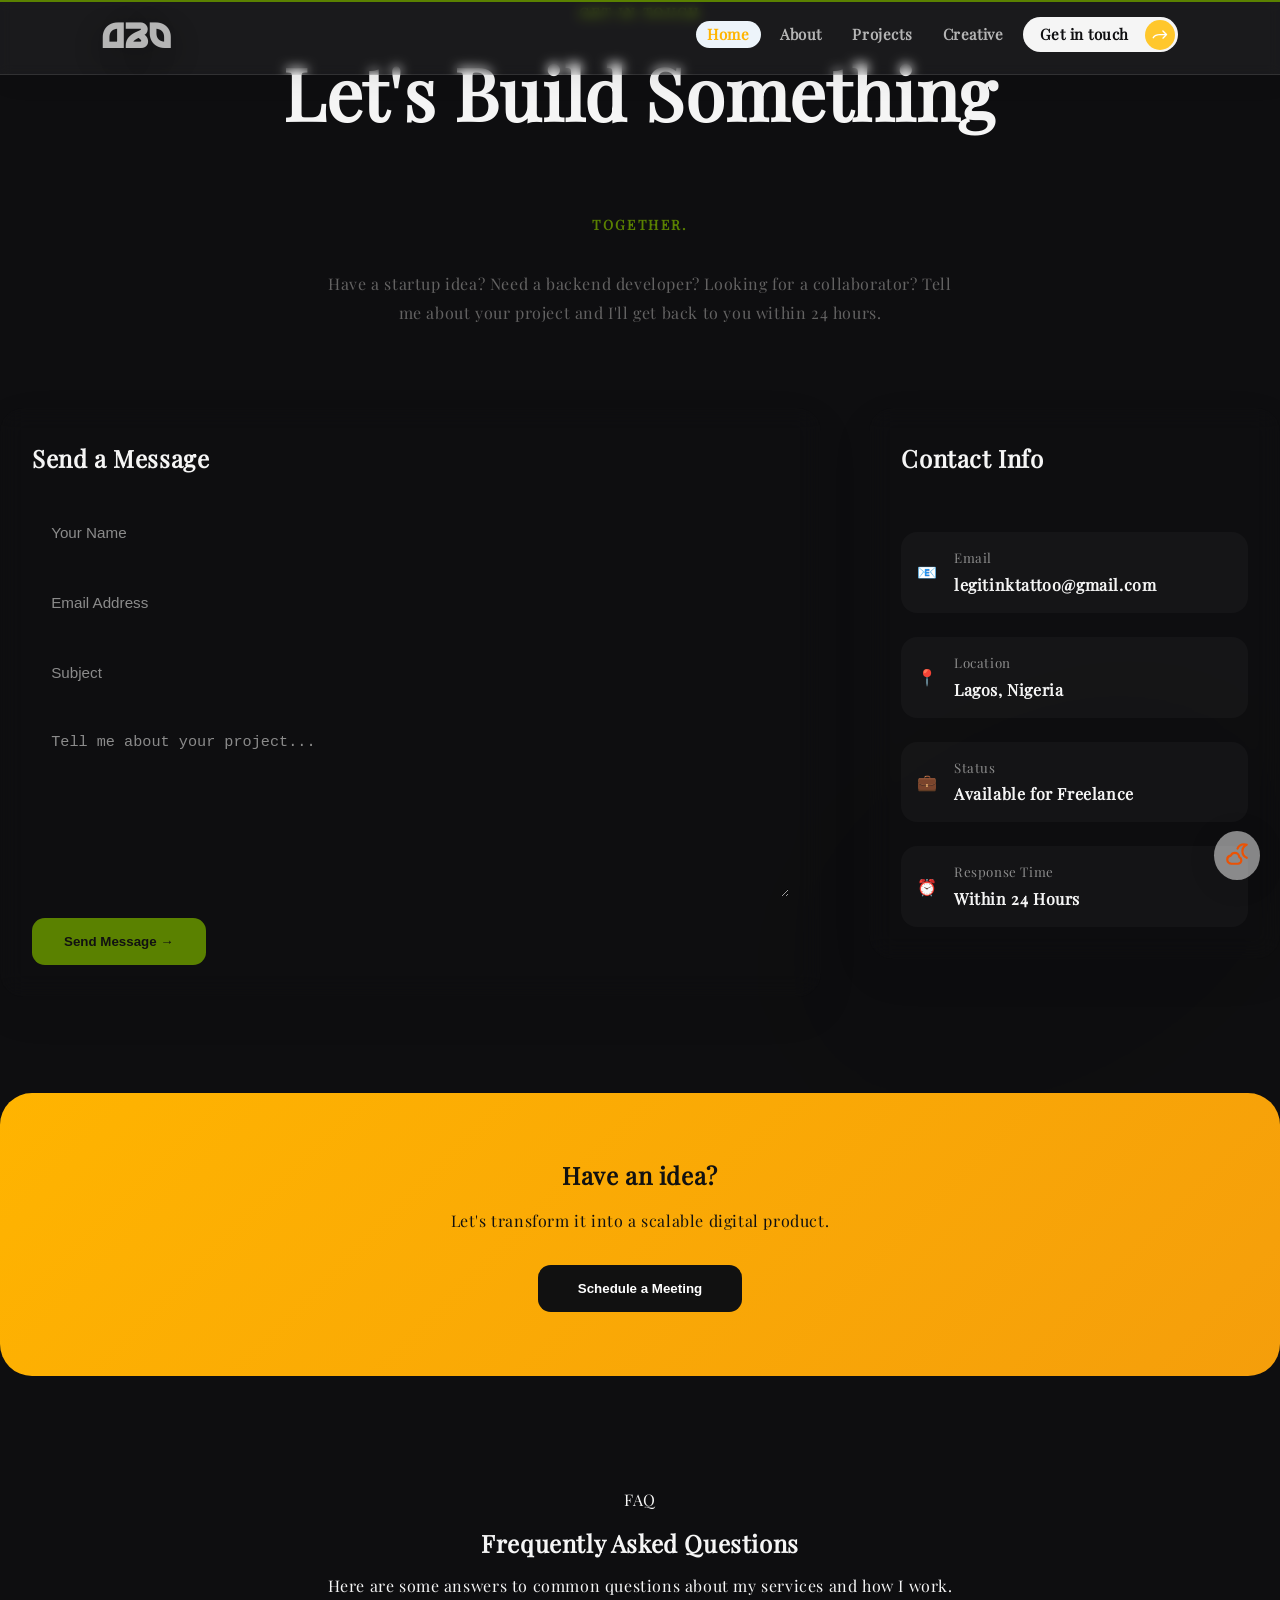
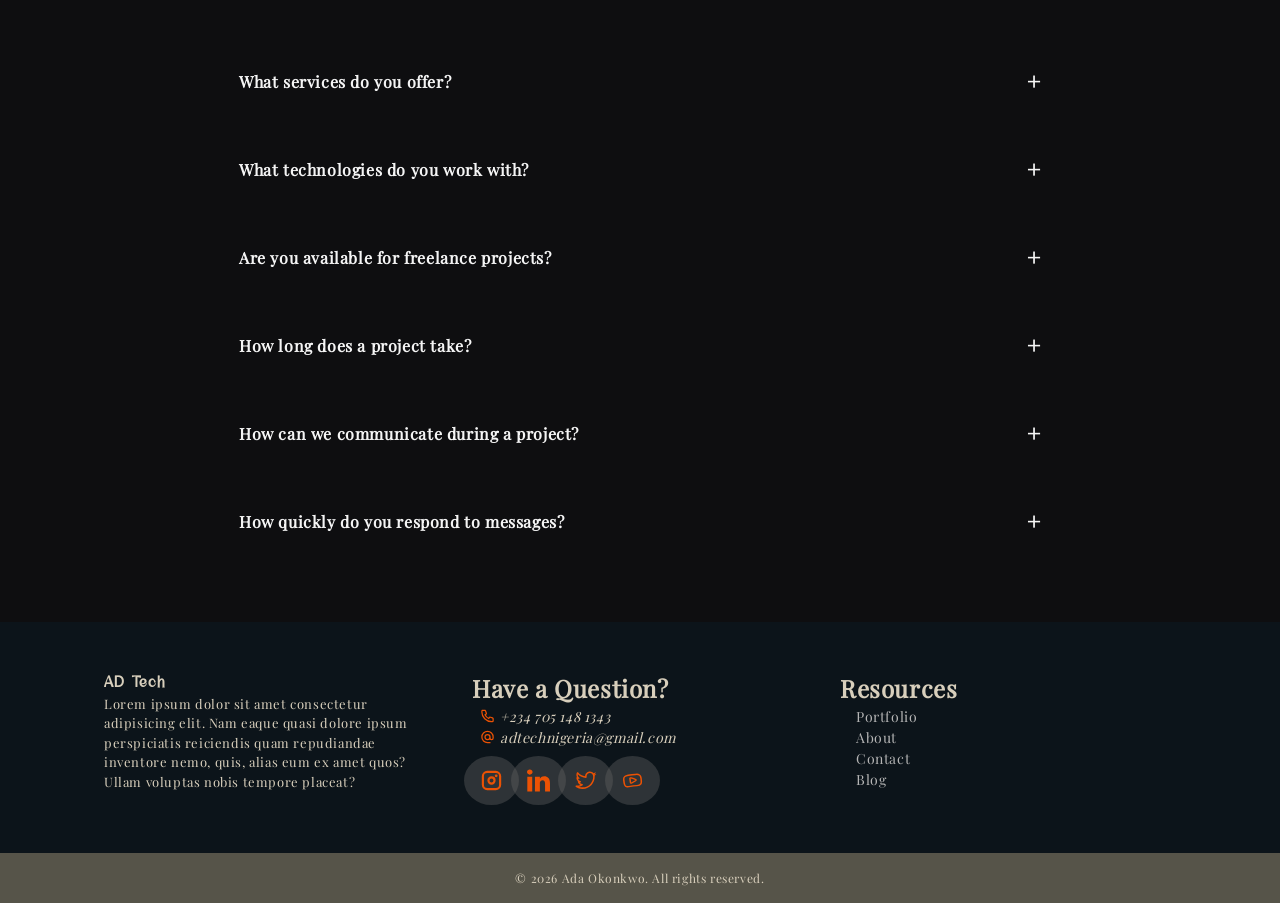
<file: contact.html>
<!DOCTYPE html>
<html lang="en">
<head>
    <meta charset="UTF-8">
    <meta name="viewport" content="width=device-width, initial-scale=1.0">
    <!-- CSS style -->
    <link rel="stylesheet" href="./styles/style.css">
    <link rel="stylesheet" href="./styles/contact.css">
    <title>Contact</title>
</head>
<body>
    <div class="layer-blur"></div>
    <!-- Navigation section -->
    <div class="display-mode">
    <button id="toggle-theme" title="Toggle theme">
        <svg id="moon" width="26px" height="26px" viewBox="0 0 24 24" fill="none" xmlns="http://www.w3.org/2000/svg"><g id="SVGRepo_bgCarrier" stroke-width="0"></g><g id="SVGRepo_tracerCarrier" stroke-linecap="round" stroke-linejoin="round"></g><g id="SVGRepo_iconCarrier"> <path d="M21 15.5018C18.651 14.5223 17 12.2039 17 9.5C17 6.79774 18.6534 4.48062 21 3.5C20.2304 3.17906 19.3859 3 18.5 3C15.7977 3 13.4806 4.64899 12.5 6.9956M6.9 21C4.74609 21 3 19.2889 3 17.1781C3 15.4286 4.3 13.8125 6.25 13.5C6.86168 12.0617 8.30934 11 9.9978 11C12.1607 11 13.9285 12.6589 14.05 14.75C15.1978 15.2463 16 16.4645 16 17.7835C16 19.5599 14.5449 21 12.75 21L6.9 21Z" stroke="#EB5204" stroke-width="2" stroke-linecap="round" stroke-linejoin="round"></path> </g></svg>

        <svg id="sun" style="display: none;" width="26px" height="26px" viewBox="0 0 24 24" fill="none" xmlns="http://www.w3.org/2000/svg"><g id="SVGRepo_bgCarrier" stroke-width="0"></g><g id="SVGRepo_tracerCarrier" stroke-linecap="round" stroke-linejoin="round"></g><g id="SVGRepo_iconCarrier"> <path d="M12 3V4M12 20V21M4 12H3M6.31412 6.31412L5.5 5.5M17.6859 6.31412L18.5 5.5M6.31412 17.69L5.5 18.5001M17.6859 17.69L18.5 18.5001M21 12H20M16 12C16 14.2091 14.2091 16 12 16C9.79086 16 8 14.2091 8 12C8 9.79086 9.79086 8 12 8C14.2091 8 16 9.79086 16 12Z" stroke="#EB5204" stroke-width="2" stroke-linecap="round" stroke-linejoin="round"></path> </g></svg>
    </button>
    </div>
    
    <header>
        <a href="index.html" class="logo">
            ABO
        </a>

        <div class="header-actions">

             <a href="contact.html" class="contact-mobile">
                Get in touch
                <span>
                    <svg xmlns="http://www.w3.org/2000/svg" xmlns:xlink="http://www.w3.org/1999/xlink" aria-hidden="true" role="img" width="18" height="18" viewBox="0 0 20 20" style="color: rgb(255, 255, 255); opacity: 1; transform: rotate(270deg);"><path fill="currentColor" d="M6.614 3.143a.75.75 0 1 1 .772-1.286c1.347.808 2.34 1.785 2.98 3.135c.63 1.33.884 2.955.884 5.008v5.44l2.72-2.72a.75.75 0 1 1 1.06 1.06l-4 4a.75.75 0 0 1-1.06 0l-4-4a.75.75 0 0 1 1.06-1.06l2.72 2.72V10c0-1.947-.245-3.321-.74-4.366c-.486-1.026-1.243-1.799-2.396-2.49"></path></svg>
                </span>
            </a>

            <button class="menu-toggle" aria-label="Open Menu">
                <svg xmlns="http://www.w3.org/2000/svg" xmlns:xlink="http://www.w3.org/1999/xlink" aria-hidden="true" role="img" width="64" height="64" viewBox="0 0 56 56" style="color: rgb(74, 85, 101); opacity: 1; transform: rotate(0deg);"><path fill="currentColor" fill-rule="evenodd" d="M10 36a3 3 0 1 1 0 6a3 3 0 0 1 0-6m35.998 1c1.106 0 2.002.888 2.002 2c0 1.105-.89 2-2.002 2H18.002A1.996 1.996 0 0 1 16 39c0-1.105.89-2 2.002-2zM10 26a3 3 0 1 1 0 6a3 3 0 0 1 0-6m35.998 1c1.106 0 2.002.888 2.002 2c0 1.105-.89 2-2.002 2H18.002A1.996 1.996 0 0 1 16 29c0-1.105.89-2 2.002-2zM10 16a3 3 0 1 1 0 6a3 3 0 0 1 0-6m35.998 1c1.106 0 2.002.888 2.002 2c0 1.105-.89 2-2.002 2H18.002A1.996 1.996 0 0 1 16 19c0-1.105.89-2 2.002-2z"></path></svg>
            </button>
        </div>

        <nav>
            <a href="index.html"  class="active">Home</a>
            <a href="about.html">About</a>
            <a href="projects.html">Projects</a>
            <a href="#creative">
                Creative <!--(All my write-ups - poems, stories/drawings/handmade craft)-->
            </a>
            <a href="contact.html" class="contact">
                Get in touch
                <span>
                    <svg xmlns="http://www.w3.org/2000/svg" xmlns:xlink="http://www.w3.org/1999/xlink" aria-hidden="true" role="img" width="18" height="18" viewBox="0 0 20 20" style="color: rgb(255, 255, 255); opacity: 1; transform: rotate(270deg);"><path fill="currentColor" d="M6.614 3.143a.75.75 0 1 1 .772-1.286c1.347.808 2.34 1.785 2.98 3.135c.63 1.33.884 2.955.884 5.008v5.44l2.72-2.72a.75.75 0 1 1 1.06 1.06l-4 4a.75.75 0 0 1-1.06 0l-4-4a.75.75 0 0 1 1.06-1.06l2.72 2.72V10c0-1.947-.245-3.321-.74-4.366c-.486-1.026-1.243-1.799-2.396-2.49"></path></svg>
                </span>
            </a>
        </nav>
    </header>

    <main>
        <section class="contact-hero">
            <span>GET IN TOUCH</span>

            <h1>
                Let's Build Something
                <span>Together.</span>
            </h1>

            <p>
                Have a startup idea? Need a backend developer? Looking for a collaborator?
                Tell me about your project and I'll get back to you within 24 hours.
            </p>
        </section>

        <section class="contact-wrapper">

            <div class="contact-form">

                <h2>Send a Message</h2>

                <form>

                    <div class="input-group">
                        <input
                            type="text"
                            placeholder="Your Name"
                        >
                    </div>

                    <div class="input-group">
                        <input
                            type="email"
                            placeholder="Email Address"
                        >
                    </div>

                    <div class="input-group">
                        <input
                            type="text"
                            placeholder="Subject"
                        >
                    </div>

                    <div class="input-group">
                        <textarea
                            rows="6"
                            placeholder="Tell me about your project..."
                        ></textarea>
                    </div>

                    <button>
                        Send Message →
                    </button>

                </form>

            </div>

            <aside class="contact-info">

                <h2>Contact Info</h2>

                <div class="info-card">

                    📧

                    <div>
                        <small>Email</small>
                        <p>legitinktattoo@gmail.com</p>
                    </div>

                </div>

                <div class="info-card">

                    📍

                    <div>
                        <small>Location</small>
                        <p>Lagos, Nigeria</p>
                    </div>

                </div>

                <div class="info-card">

                    💼

                    <div>
                        <small>Status</small>
                        <p>Available for Freelance</p>
                    </div>

                </div>

                <div class="info-card">

                    ⏰

                    <div>
                        <small>Response Time</small>
                        <p>Within 24 Hours</p>
                    </div>

                </div>

            </aside>

        </section>

        <section class="contact-cta">

            <h2>
                Have an idea?
            </h2>

            <p>
                Let's transform it into a scalable digital product.
            </p>

            <button>
                Schedule a Meeting
            </button>

        </section>

        <section class="faq-section">
            <div class="section-heading">
                <span class="section-tag">FAQ</span>
                <h2>Frequently Asked Questions</h2>
                <p>
                    Here are some answers to common questions about my services and
                    how I work.
                </p>
            </div>

            <div class="faq-container">

                <details class="faq-item">
                    <summary>What services do you offer?</summary>
                    <p>
                        I specialize in backend development, REST API development,
                        database design, web applications, and full-stack solutions
                        using modern technologies.
                    </p>
                </details>

                <details class="faq-item">
                    <summary>What technologies do you work with?</summary>
                    <p>
                        My primary stack includes Python, FastAPI, Flask,
                        JavaScript, React, MySQL, PostgreSQL, Docker, Git, and REST APIs.
                    </p>
                </details>

                <details class="faq-item">
                    <summary>Are you available for freelance projects?</summary>
                    <p>
                        Yes. I'm available for freelance work, contract roles, and
                        long-term collaborations on exciting projects.
                    </p>
                </details>

                <details class="faq-item">
                    <summary>How long does a project take?</summary>
                    <p>
                        Timelines depend on the project's scope and complexity.
                        After discussing your requirements, I'll provide a realistic
                        estimate and project roadmap.
                    </p>
                </details>

                <details class="faq-item">
                    <summary>How can we communicate during a project?</summary>
                    <p>
                        We can communicate through email, WhatsApp, Google Meet,
                        Zoom, or any platform that works best for you.
                    </p>
                </details>

                <details class="faq-item">
                    <summary>How quickly do you respond to messages?</summary>
                    <p>
                        I usually respond within 24 hours. For urgent inquiries,
                        I'll do my best to reply as soon as possible.
                    </p>
                </details>

            </div>
        </section>

    </main>

    <!-- Footer section -->
    <div class="footer">
        <footer>
            <section>
                <div class="f1">
                    <h2><span class="a">A</span><span class="d">D</span> Tech</h2>
                    <p>
                        Lorem ipsum dolor sit amet consectetur adipisicing elit. Nam eaque quasi dolore ipsum perspiciatis reiciendis quam repudiandae inventore nemo, quis, alias eum ex amet quos? Ullam voluptas nobis tempore placeat?
                    </p>

                    
                </div>

                <div class="f3">
                    <h3>Have a Question?</h3>
                    <address>
                        <section class="address-layer1">
                            <span class="address-layer2">
                                <svg width="20px" height="20px" viewBox="0 0 24 24" fill="none" xmlns="http://www.w3.org/2000/svg"><g id="SVGRepo_bgCarrier" stroke-width="0"></g><g id="SVGRepo_tracerCarrier" stroke-linecap="round" stroke-linejoin="round"></g><g id="SVGRepo_iconCarrier"> <path d="M3 5.5C3 14.0604 9.93959 21 18.5 21C18.8862 21 19.2691 20.9859 19.6483 20.9581C20.0834 20.9262 20.3009 20.9103 20.499 20.7963C20.663 20.7019 20.8185 20.5345 20.9007 20.364C21 20.1582 21 19.9181 21 19.438V16.6207C21 16.2169 21 16.015 20.9335 15.842C20.8749 15.6891 20.7795 15.553 20.6559 15.4456C20.516 15.324 20.3262 15.255 19.9468 15.117L16.74 13.9509C16.2985 13.7904 16.0777 13.7101 15.8683 13.7237C15.6836 13.7357 15.5059 13.7988 15.3549 13.9058C15.1837 14.0271 15.0629 14.2285 14.8212 14.6314L14 16C11.3501 14.7999 9.2019 12.6489 8 10L9.36863 9.17882C9.77145 8.93713 9.97286 8.81628 10.0942 8.64506C10.2012 8.49408 10.2643 8.31637 10.2763 8.1317C10.2899 7.92227 10.2096 7.70153 10.0491 7.26005L8.88299 4.05321C8.745 3.67376 8.67601 3.48403 8.55442 3.3441C8.44701 3.22049 8.31089 3.12515 8.15802 3.06645C7.98496 3 7.78308 3 7.37932 3H4.56201C4.08188 3 3.84181 3 3.63598 3.09925C3.4655 3.18146 3.29814 3.33701 3.2037 3.50103C3.08968 3.69907 3.07375 3.91662 3.04189 4.35173C3.01413 4.73086 3 5.11378 3 5.5Z" stroke="#EB5204" stroke-width="2" stroke-linecap="round" stroke-linejoin="round"></path> </g></svg> 
                                +234 705 148 1343
                            </span>
                        </section>
                        <section class="address-layer1">
                            <span class="address-layer2">
                                <svg width="20px" height="20px" viewBox="0 0 24 24" fill="none" xmlns="http://www.w3.org/2000/svg"><g id="SVGRepo_bgCarrier" stroke-width="0"></g><g id="SVGRepo_tracerCarrier" stroke-linecap="round" stroke-linejoin="round"></g><g id="SVGRepo_iconCarrier"> <path d="M16 12C16 14.2091 14.2091 16 12 16C9.79086 16 8 14.2091 8 12C8 9.79086 9.79086 8 12 8C14.2091 8 16 9.79086 16 12ZM16 12V13.5C16 14.8807 17.1193 16 18.5 16V16C19.8807 16 21 14.8807 21 13.5V12C21 7.02944 16.9706 3 12 3C7.02944 3 3 7.02944 3 12C3 16.9706 7.02944 21 12 21H16" stroke="#EB5204" stroke-width="2" stroke-linecap="round" stroke-linejoin="round"></path> </g></svg>
                                adtechnigeria@gmail.com
                            </span>
                        </section>
                    </address>

                    <span>
                        <a href="#">
                            <svg fill="#EB5204" width="23px" height="23px" viewBox="0 0 256 256" id="Flat" xmlns="http://www.w3.org/2000/svg"><g id="SVGRepo_bgCarrier" stroke-width="0"></g><g id="SVGRepo_tracerCarrier" stroke-linecap="round" stroke-linejoin="round"></g><g id="SVGRepo_iconCarrier"> <path d="M128,82a46,46,0,1,0,46,46A46.05239,46.05239,0,0,0,128,82Zm0,68a22,22,0,1,1,22-22A22.02489,22.02489,0,0,1,128,150ZM176,20H80A60.06812,60.06812,0,0,0,20,80v96a60.06812,60.06812,0,0,0,60,60h96a60.06812,60.06812,0,0,0,60-60V80A60.06812,60.06812,0,0,0,176,20Zm36,156a36.04061,36.04061,0,0,1-36,36H80a36.04061,36.04061,0,0,1-36-36V80A36.04061,36.04061,0,0,1,80,44h96a36.04061,36.04061,0,0,1,36,36ZM196,76a16,16,0,1,1-16-16A16.01833,16.01833,0,0,1,196,76Z"></path> </g></svg>
                        </a>
                        <a href="#">
                            <svg fill="#EB5204" version="1.1" xmlns="http://www.w3.org/2000/svg" xmlns:xlink="http://www.w3.org/1999/xlink" width="23px" height="23px" viewBox="0 0 512 512" xml:space="preserve"><g id="SVGRepo_bgCarrier" stroke-width="0"></g><g id="SVGRepo_tracerCarrier" stroke-linecap="round" stroke-linejoin="round"></g><g id="SVGRepo_iconCarrier"> <g id="7935ec95c421cee6d86eb22ecd125aef"> <path style="display: inline; fill-rule: evenodd; clip-rule: evenodd;" d="M116.504,500.219V170.654H6.975v329.564H116.504 L116.504,500.219z M61.751,125.674c38.183,0,61.968-25.328,61.968-56.953c-0.722-32.328-23.785-56.941-61.252-56.941 C24.994,11.781,0.5,36.394,0.5,68.722c0,31.625,23.772,56.953,60.53,56.953H61.751L61.751,125.674z M177.124,500.219 c0,0,1.437-298.643,0-329.564H286.67v47.794h-0.727c14.404-22.49,40.354-55.533,99.44-55.533 c72.085,0,126.116,47.103,126.116,148.333v188.971H401.971V323.912c0-44.301-15.848-74.531-55.497-74.531 c-30.254,0-48.284,20.38-56.202,40.08c-2.897,7.012-3.602,16.861-3.602,26.711v184.047H177.124L177.124,500.219z"> </path> </g> </g></svg>
                        </a>
                        <a href="#">
                            <svg width="23px" height="23px" viewBox="0 0 15 15" fill="none" xmlns="http://www.w3.org/2000/svg"><g id="SVGRepo_bgCarrier" stroke-width="0"></g><g id="SVGRepo_tracerCarrier" stroke-linecap="round" stroke-linejoin="round"></g><g id="SVGRepo_iconCarrier"> <path fill-rule="evenodd" clip-rule="evenodd" d="M7.23336 4.69629C7.23336 2.96884 8.63335 1.56857 10.36 1.56857C11.3736 1.56857 12.183 2.04804 12.7254 2.74385C13.3079 2.62467 13.8557 2.40913 14.3513 2.11508C14.1559 2.72598 13.7424 3.2396 13.2033 3.56463C13.2038 3.56568 13.2042 3.56674 13.2047 3.56779C13.7334 3.50361 14.2364 3.36302 14.7048 3.15546L14.7037 3.15715C14.3667 3.66183 13.9431 4.10736 13.4561 4.47034C13.4823 4.64672 13.4956 4.82427 13.4956 5.00079C13.4956 8.6871 10.6873 12.9746 5.52122 12.9746C3.93906 12.9746 2.46544 12.511 1.22505 11.7152C0.992632 11.5661 0.925108 11.2568 1.07423 11.0244C1.0874 11.0038 1.10183 10.9846 1.11734 10.9666C1.20582 10.8202 1.37438 10.7309 1.5554 10.7522C2.47066 10.8601 3.38568 10.7485 4.19219 10.3962C3.39226 10.0434 2.77129 9.35975 2.50204 8.51974C2.45359 8.3686 2.48835 8.20311 2.59351 8.08422C2.59716 8.0801 2.60087 8.07606 2.60464 8.0721C1.96391 7.50819 1.55973 6.68208 1.55973 5.76143V5.72759C1.55973 5.56814 1.64411 5.42059 1.78155 5.33974C1.82671 5.31317 1.87537 5.29511 1.92532 5.28558C1.70549 4.86154 1.58116 4.37984 1.58116 3.86958C1.58116 3.40165 1.58384 2.81192 1.91332 2.28081C1.98718 2.16175 2.10758 2.08915 2.2364 2.07195C2.42588 2.01237 2.64087 2.06969 2.77406 2.23302C3.86536 3.57126 5.44066 4.49583 7.23366 4.73961L7.23336 4.69629ZM5.52122 11.9746C4.73387 11.9746 3.97781 11.8435 3.27248 11.6023C4.13012 11.4538 4.95307 11.1159 5.66218 10.5602C5.81211 10.4427 5.87182 10.2435 5.81126 10.0629C5.7507 9.88234 5.583 9.75943 5.39255 9.75607C4.68968 9.74366 4.06712 9.39716 3.67793 8.86845C3.86828 8.85306 4.05428 8.82039 4.23445 8.77167C4.43603 8.71716 4.57363 8.53114 4.56674 8.32243C4.55985 8.11372 4.41029 7.93718 4.20555 7.89607C3.42694 7.73977 2.79883 7.16764 2.56169 6.42174C2.76255 6.47025 2.97102 6.4991 3.18482 6.5061C3.38563 6.51267 3.56646 6.38533 3.62795 6.19405C3.68943 6.00277 3.61666 5.79391 3.44963 5.68224C2.86523 5.29155 2.48116 4.62464 2.48116 3.86958C2.48116 3.70213 2.48352 3.55268 2.49355 3.41719C3.85115 4.79913 5.70873 5.68931 7.77588 5.79338C7.93225 5.80126 8.08328 5.73543 8.18395 5.61553C8.28463 5.49562 8.32332 5.33548 8.28851 5.18284C8.25255 5.02517 8.23336 4.86284 8.23336 4.69629C8.23336 3.52085 9.18591 2.56857 10.36 2.56857C11.5943 2.56857 12.4956 3.71208 12.4956 5.00079C12.4956 8.25709 10.0202 11.9746 5.52122 11.9746Z" fill="#EB5204"></path> </g></svg>
                        </a>
                        <a href="#">
                            <svg width="23px" height="23px" viewBox="0 0 192 192" xmlns="http://www.w3.org/2000/svg" xmlns:xlink="http://www.w3.org/1999/xlink" class="style-scope yt-icon" preserveAspectRatio="xMidYMid" style="display:block" fill="#000000"><g id="SVGRepo_bgCarrier" stroke-width="0"></g><g id="SVGRepo_tracerCarrier" stroke-linecap="round" stroke-linejoin="round"></g><g id="SVGRepo_iconCarrier"> <defs> <linearGradient id="a"> <stop offset="0" style="stop-color:#000000;stop-opacity:1"></stop> <stop offset="1" style="stop-color:#000000;stop-opacity:0"></stop> </linearGradient> <linearGradient xlink:href="#a" id="b" x1="2.004" x2="21.998" y1="12" y2="12" gradientTransform="matrix(1.02105 0 0 1.00561 -.247 -.067)" gradientUnits="userSpaceOnUse"></linearGradient> </defs> <g class="style-scope yt-icon" style="fill:url(#b);fill-opacity:1;stroke-width:1.01331" transform="matrix(7.83738 0 0 6.96095 1.899 12.469)"> <path fill="red" d="M21.39 13.19v-.22c-.01-.86-.5-5-.78-5.74-.32-.85-.76-1.5-1.31-1.91-.9-.67-1.66-.82-2.6-.84h-.02c-.4 0-3.01.32-5.2.62-2.2.3-4.95.7-5.6.94-.9.33-1.62.77-2.19 1.33-1.05 1.04-1.18 2.11-1.04 3.51.1 1.09.69 5.37 1.02 6.35.45 1.32 1.33 2.12 2.47 2.24.28.03.55.05.82.05 1 0 1.8-.21 2.72-.46 1.45-.39 3.25-.87 6.97-.87h.11c.91 0 3.14-.2 4.16-2.07.52-1 .49-2.21.47-2.93z" class="style-scope yt-icon" style="fill:none;fill-opacity:1;stroke:#EB5204;stroke-width:1.62466;stroke-dasharray:none;stroke-opacity:1"></path> <path fill="#000000" d="M11.59 14.76c-.48.36-.8.45-1.01.45a.54.54 0 0 1-.3-.08c-.34-.18-.42-.61-.5-1.2l-.01-.1c-.04-.31-.26-2.1-.38-3.16l-.09-.73c-.04-.28-.1-.75.24-1 .32-.23.75-.09.96-.03.53.17 3.6 1.23 4.59 1.73.21.09.67.28.68.83.01.5-.38.74-.53.82z" class="style-scope yt-icon" style="fill:none;fill-opacity:1;stroke:#EB5204;stroke-width:1.62466;stroke-dasharray:none;stroke-opacity:1"></path> </g> </g></svg>
                        </a>
                    </span>
                </div>

                <div class="f2">
                    <h3>Resources</h3>
                    <ul>
                        <li><a href="./projects.html">Portfolio</a></li>
                        <li><a href="./services.html">About</a></li>
                        <li><a href="./services.html">Contact</a></li>
                        <li><a href="./projects.html">Blog</a></li>
                        
                    </ul>
                </div>
            </section>

            <section><p>© 2026 Ada Okonkwo. All rights reserved.</p></section>
        </footer>
    </div>
</body>
</html>
</file>
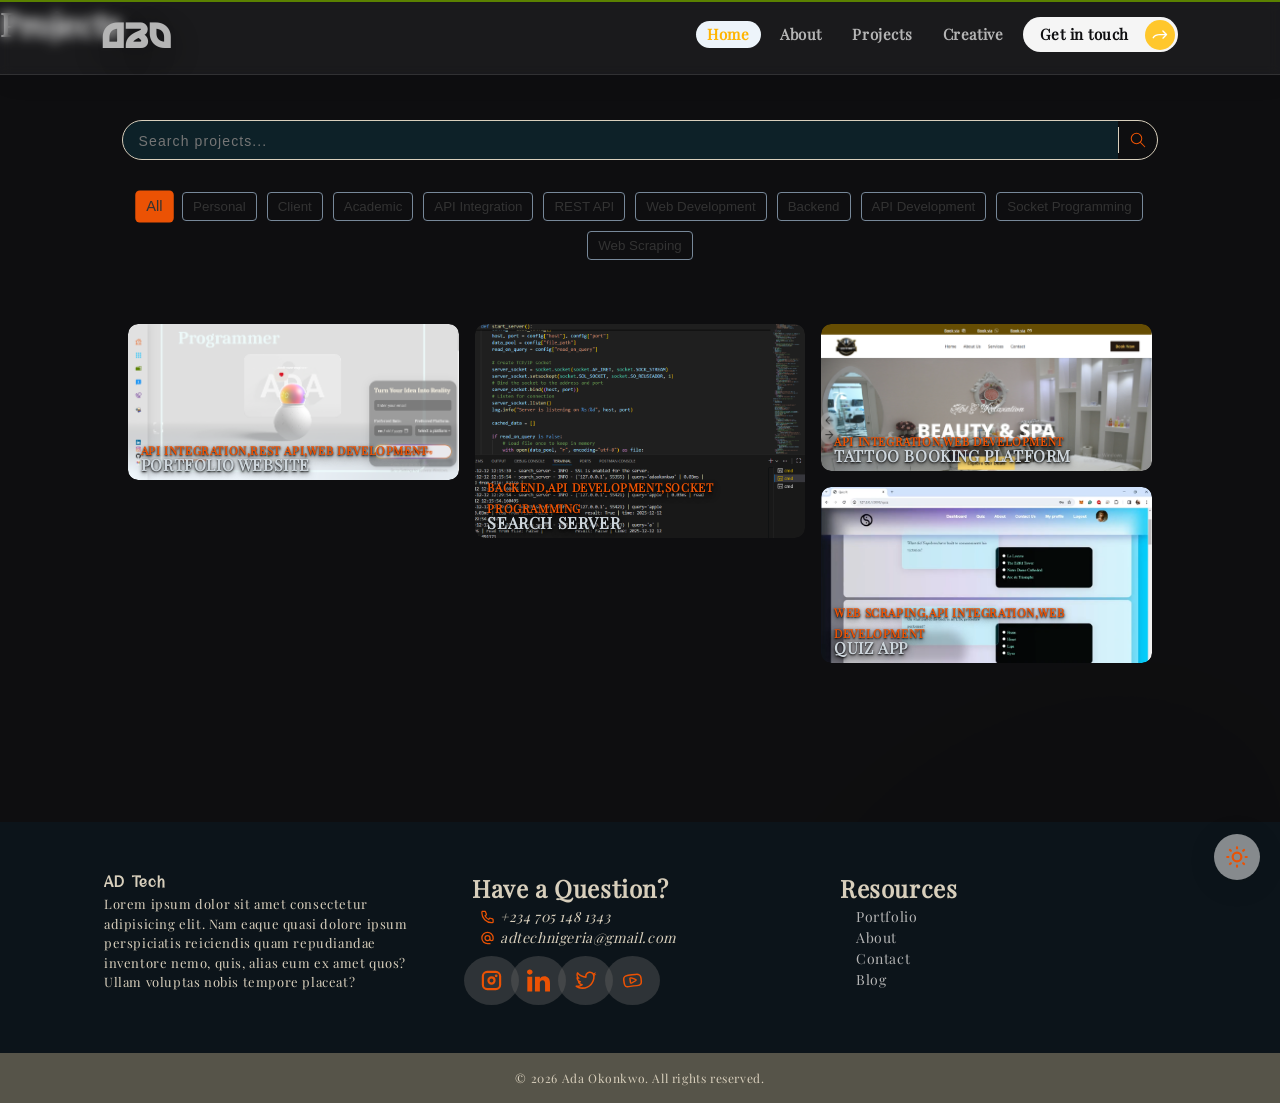
<file: projects.html>
<!DOCTYPE html>
<html lang="en">
<head>
    <meta charset="UTF-8">
    <meta name="viewport" content="width=device-width, initial-scale=1.0">
    <link rel="stylesheet" href="./styles/project.css">
    <!-- CSS style -->
    <link rel="stylesheet" href="./styles/style.css">
    <title>Projects</title>
</head>
<body>
     <div class="layer-blur"></div>
    <!-- Navigation section -->
    <div class="display-mode">
    <button id="toggle-theme" title="Toggle theme">
        <svg id="moon" width="26px" height="26px" viewBox="0 0 24 24" fill="none" xmlns="http://www.w3.org/2000/svg"><g id="SVGRepo_bgCarrier" stroke-width="0"></g><g id="SVGRepo_tracerCarrier" stroke-linecap="round" stroke-linejoin="round"></g><g id="SVGRepo_iconCarrier"> <path d="M21 15.5018C18.651 14.5223 17 12.2039 17 9.5C17 6.79774 18.6534 4.48062 21 3.5C20.2304 3.17906 19.3859 3 18.5 3C15.7977 3 13.4806 4.64899 12.5 6.9956M6.9 21C4.74609 21 3 19.2889 3 17.1781C3 15.4286 4.3 13.8125 6.25 13.5C6.86168 12.0617 8.30934 11 9.9978 11C12.1607 11 13.9285 12.6589 14.05 14.75C15.1978 15.2463 16 16.4645 16 17.7835C16 19.5599 14.5449 21 12.75 21L6.9 21Z" stroke="#EB5204" stroke-width="2" stroke-linecap="round" stroke-linejoin="round"></path> </g></svg>

        <svg id="sun" style="display: none;" width="26px" height="26px" viewBox="0 0 24 24" fill="none" xmlns="http://www.w3.org/2000/svg"><g id="SVGRepo_bgCarrier" stroke-width="0"></g><g id="SVGRepo_tracerCarrier" stroke-linecap="round" stroke-linejoin="round"></g><g id="SVGRepo_iconCarrier"> <path d="M12 3V4M12 20V21M4 12H3M6.31412 6.31412L5.5 5.5M17.6859 6.31412L18.5 5.5M6.31412 17.69L5.5 18.5001M17.6859 17.69L18.5 18.5001M21 12H20M16 12C16 14.2091 14.2091 16 12 16C9.79086 16 8 14.2091 8 12C8 9.79086 9.79086 8 12 8C14.2091 8 16 9.79086 16 12Z" stroke="#EB5204" stroke-width="2" stroke-linecap="round" stroke-linejoin="round"></path> </g></svg>
    </button>
    </div>
    
    <header>
        <a href="index.html" class="logo">
            ABO
        </a>

        <div class="header-actions">

             <a href="contact.html" class="contact-mobile">
                Get in touch
                <span>
                    <svg xmlns="http://www.w3.org/2000/svg" xmlns:xlink="http://www.w3.org/1999/xlink" aria-hidden="true" role="img" width="18" height="18" viewBox="0 0 20 20" style="color: rgb(255, 255, 255); opacity: 1; transform: rotate(270deg);"><path fill="currentColor" d="M6.614 3.143a.75.75 0 1 1 .772-1.286c1.347.808 2.34 1.785 2.98 3.135c.63 1.33.884 2.955.884 5.008v5.44l2.72-2.72a.75.75 0 1 1 1.06 1.06l-4 4a.75.75 0 0 1-1.06 0l-4-4a.75.75 0 0 1 1.06-1.06l2.72 2.72V10c0-1.947-.245-3.321-.74-4.366c-.486-1.026-1.243-1.799-2.396-2.49"></path></svg>
                </span>
            </a>

            <button class="menu-toggle" aria-label="Open Menu">
                <svg xmlns="http://www.w3.org/2000/svg" xmlns:xlink="http://www.w3.org/1999/xlink" aria-hidden="true" role="img" width="64" height="64" viewBox="0 0 56 56" style="color: rgb(74, 85, 101); opacity: 1; transform: rotate(0deg);"><path fill="currentColor" fill-rule="evenodd" d="M10 36a3 3 0 1 1 0 6a3 3 0 0 1 0-6m35.998 1c1.106 0 2.002.888 2.002 2c0 1.105-.89 2-2.002 2H18.002A1.996 1.996 0 0 1 16 39c0-1.105.89-2 2.002-2zM10 26a3 3 0 1 1 0 6a3 3 0 0 1 0-6m35.998 1c1.106 0 2.002.888 2.002 2c0 1.105-.89 2-2.002 2H18.002A1.996 1.996 0 0 1 16 29c0-1.105.89-2 2.002-2zM10 16a3 3 0 1 1 0 6a3 3 0 0 1 0-6m35.998 1c1.106 0 2.002.888 2.002 2c0 1.105-.89 2-2.002 2H18.002A1.996 1.996 0 0 1 16 19c0-1.105.89-2 2.002-2z"></path></svg>
            </button>
        </div>

        <nav>
            <a href="index.html"  class="active">Home</a>
            <a href="about.html">About</a>
            <a href="projects.html">Projects</a>
            <a href="#creative">
                Creative <!--(All my write-ups - poems, stories/drawings/handmade craft)-->
            </a>
            <a href="contact.html" class="contact">
                Get in touch
                <span>
                    <svg xmlns="http://www.w3.org/2000/svg" xmlns:xlink="http://www.w3.org/1999/xlink" aria-hidden="true" role="img" width="18" height="18" viewBox="0 0 20 20" style="color: rgb(255, 255, 255); opacity: 1; transform: rotate(270deg);"><path fill="currentColor" d="M6.614 3.143a.75.75 0 1 1 .772-1.286c1.347.808 2.34 1.785 2.98 3.135c.63 1.33.884 2.955.884 5.008v5.44l2.72-2.72a.75.75 0 1 1 1.06 1.06l-4 4a.75.75 0 0 1-1.06 0l-4-4a.75.75 0 0 1 1.06-1.06l2.72 2.72V10c0-1.947-.245-3.321-.74-4.366c-.486-1.026-1.243-1.799-2.396-2.49"></path></svg>
                </span>
            </a>
        </nav>
    </header>

    <main>
        <h1>Projects</h1>

        <div class="projects">
            <span class="search-bar">
                <input type="text" id="search-input" placeholder="Search projects...">
                <button title="button" id="search-button">
                    <svg width="18px" height="18px" viewBox="0 0 24 24" fill="none" xmlns="http://www.w3.org/2000/svg" stroke="#000000"><g id="SVGRepo_bgCarrier" stroke-width="0"></g><g id="SVGRepo_tracerCarrier" stroke-linecap="round" stroke-linejoin="round"></g><g id="SVGRepo_iconCarrier"> <path d="M14.9536 14.9458L21 21M17 10C17 13.866 13.866 17 10 17C6.13401 17 3 13.866 3 10C3 6.13401 6.13401 3 10 3C13.866 3 17 6.13401 17 10Z" stroke="#EB5204" stroke-width="1.392" stroke-linecap="round" stroke-linejoin="round"></path> </g></svg>
                </button>
            </span>
            <div class="project-filter" id="filter-buttons"></div>

            <div class="project-cards card" id="project-grid"></div>

            <div class="project-modal" id="project-modal">
                <div class="modal-content">
                    <span class="close-modal" id="close-modal">
                        <svg width="28px" height="64px" viewBox="0 0 24 24" fill="none" xmlns="http://www.w3.org/2000/svg"><g id="SVGRepo_bgCarrier" stroke-width="0"></g><g id="SVGRepo_tracerCarrier" stroke-linecap="round" stroke-linejoin="round"></g><g id="SVGRepo_iconCarrier"> <path d="M8.00191 9.41621C7.61138 9.02569 7.61138 8.39252 8.00191 8.002C8.39243 7.61147 9.0256 7.61147 9.41612 8.002L12.0057 10.5916L14.5896 8.00771C14.9801 7.61719 15.6133 7.61719 16.0038 8.00771C16.3943 8.39824 16.3943 9.0314 16.0038 9.42193L13.4199 12.0058L16.0039 14.5897C16.3944 14.9803 16.3944 15.6134 16.0039 16.004C15.6133 16.3945 14.9802 16.3945 14.5896 16.004L12.0057 13.42L9.42192 16.0038C9.03139 16.3943 8.39823 16.3943 8.00771 16.0038C7.61718 15.6133 7.61718 14.9801 8.00771 14.5896L10.5915 12.0058L8.00191 9.41621Z" fill="#d8cfbc35"></path> <path fill-rule="evenodd" clip-rule="evenodd" d="M23 4C23 2.34315 21.6569 1 20 1H4C2.34315 1 1 2.34315 1 4V20C1 21.6569 2.34315 23 4 23H20C21.6569 23 23 21.6569 23 20V4ZM21 4C21 3.44772 20.5523 3 20 3H4C3.44772 3 3 3.44772 3 4V20C3 20.5523 3.44772 21 4 21H20C20.5523 21 21 20.5523 21 20V4Z" fill="#d8cfbc35"></path> </g></svg>
                    </span>
                    
                    <div id="modal-body"></div>

                    <!-- NAVIGATION BUTTONS -->
                    <div class="modal-navigation">
                        <button class="project-nav-btn prev-project">
                            <svg width="24px" height="24px" viewBox="0 0 1024 1024" class="icon" version="1.1" xmlns="http://www.w3.org/2000/svg" fill="#000000" stroke="#000000" stroke-width="10.24"><g id="SVGRepo_bgCarrier" stroke-width="0"></g><g id="SVGRepo_tracerCarrier" stroke-linecap="round" stroke-linejoin="round"></g><g id="SVGRepo_iconCarrier"><path d="M659.2 917.333333l66.133333-66.133333L386.133333 512 725.333333 172.8 659.2 106.666667 256 512z" fill="#FFB400"></path></g></svg>
                            
                            Previous Project
                        </button>
                        <button class="project-nav-btn next-project">
                            Next Project
                            
                            <svg width="24px" height="24px" viewBox="0 0 1024.00 1024.00" class="icon" version="1.1" xmlns="http://www.w3.org/2000/svg" fill="#000000" stroke="#000000" stroke-width="9.216"><g id="SVGRepo_bgCarrier" stroke-width="0"></g><g id="SVGRepo_tracerCarrier" stroke-linecap="round" stroke-linejoin="round"></g><g id="SVGRepo_iconCarrier"><path d="M364.8 106.666667L298.666667 172.8 637.866667 512 298.666667 851.2l66.133333 66.133333L768 512z" fill="#FFB400"></path></g></svg>
                        </button>
                    </div>

                </div>
            </div>

            </a>
            <div class="load-wrapper">
                <button id="load-more-btn">
                    Load More
                    <svg width="18px" height="18px" viewBox="0 0 24 24" fill="none" xmlns="http://www.w3.org/2000/svg"><g id="SVGRepo_bgCarrier" stroke-width="0"></g><g id="SVGRepo_tracerCarrier" stroke-linecap="round" stroke-linejoin="round"></g><g id="SVGRepo_iconCarrier"> <path d="M7 4V20M7 20L3 16M7 20L11 16M15.6 20H19.4C19.9601 20 20.2401 20 20.454 19.891C20.6422 19.7951 20.7951 19.6422 20.891 19.454C21 19.2401 21 18.9601 21 18.4V14.6C21 14.0399 21 13.7599 20.891 13.546C20.7951 13.3578 20.6422 13.2049 20.454 13.109C20.2401 13 19.9601 13 19.4 13H15.6C15.0399 13 14.7599 13 14.546 13.109C14.3578 13.2049 14.2049 13.3578 14.109 13.546C14 13.7599 14 14.0399 14 14.6V18.4C14 18.9601 14 19.2401 14.109 19.454C14.2049 19.6422 14.3578 19.7951 14.546 19.891C14.7599 20 15.0399 20 15.6 20ZM15.6 9H17.4C17.9601 9 18.2401 9 18.454 8.89101C18.6422 8.79513 18.7951 8.64215 18.891 8.45399C19 8.24008 19 7.96005 19 7.4V5.6C19 5.03995 19 4.75992 18.891 4.54601C18.7951 4.35785 18.6422 4.20487 18.454 4.10899C18.2401 4 17.9601 4 17.4 4H15.6C15.0399 4 14.7599 4 14.546 4.10899C14.3578 4.20487 14.2049 4.35785 14.109 4.54601C14 4.75992 14 5.03995 14 5.6V7.4C14 7.96005 14 8.24008 14.109 8.45399C14.2049 8.64215 14.3578 8.79513 14.546 8.89101C14.7599 9 15.0399 9 15.6 9Z" stroke="#5A8100" stroke-width="2" stroke-linecap="round" stroke-linejoin="round"></path> </g></svg>
                </button>
            </div>
        </div>

    </main>
    
    <!-- Footer section -->
    <div class="footer">
        <footer>
            <section>
                <div class="f1">
                    <h2><span class="a">A</span><span class="d">D</span> Tech</h2>
                    <p>
                        Lorem ipsum dolor sit amet consectetur adipisicing elit. Nam eaque quasi dolore ipsum perspiciatis reiciendis quam repudiandae inventore nemo, quis, alias eum ex amet quos? Ullam voluptas nobis tempore placeat?
                    </p>

                    
                </div>

                <div class="f3">
                    <h3>Have a Question?</h3>
                    <address>
                        <section class="address-layer1">
                            <span class="address-layer2">
                                <svg width="20px" height="20px" viewBox="0 0 24 24" fill="none" xmlns="http://www.w3.org/2000/svg"><g id="SVGRepo_bgCarrier" stroke-width="0"></g><g id="SVGRepo_tracerCarrier" stroke-linecap="round" stroke-linejoin="round"></g><g id="SVGRepo_iconCarrier"> <path d="M3 5.5C3 14.0604 9.93959 21 18.5 21C18.8862 21 19.2691 20.9859 19.6483 20.9581C20.0834 20.9262 20.3009 20.9103 20.499 20.7963C20.663 20.7019 20.8185 20.5345 20.9007 20.364C21 20.1582 21 19.9181 21 19.438V16.6207C21 16.2169 21 16.015 20.9335 15.842C20.8749 15.6891 20.7795 15.553 20.6559 15.4456C20.516 15.324 20.3262 15.255 19.9468 15.117L16.74 13.9509C16.2985 13.7904 16.0777 13.7101 15.8683 13.7237C15.6836 13.7357 15.5059 13.7988 15.3549 13.9058C15.1837 14.0271 15.0629 14.2285 14.8212 14.6314L14 16C11.3501 14.7999 9.2019 12.6489 8 10L9.36863 9.17882C9.77145 8.93713 9.97286 8.81628 10.0942 8.64506C10.2012 8.49408 10.2643 8.31637 10.2763 8.1317C10.2899 7.92227 10.2096 7.70153 10.0491 7.26005L8.88299 4.05321C8.745 3.67376 8.67601 3.48403 8.55442 3.3441C8.44701 3.22049 8.31089 3.12515 8.15802 3.06645C7.98496 3 7.78308 3 7.37932 3H4.56201C4.08188 3 3.84181 3 3.63598 3.09925C3.4655 3.18146 3.29814 3.33701 3.2037 3.50103C3.08968 3.69907 3.07375 3.91662 3.04189 4.35173C3.01413 4.73086 3 5.11378 3 5.5Z" stroke="#EB5204" stroke-width="2" stroke-linecap="round" stroke-linejoin="round"></path> </g></svg> 
                                +234 705 148 1343
                            </span>
                        </section>
                        <section class="address-layer1">
                            <span class="address-layer2">
                                <svg width="20px" height="20px" viewBox="0 0 24 24" fill="none" xmlns="http://www.w3.org/2000/svg"><g id="SVGRepo_bgCarrier" stroke-width="0"></g><g id="SVGRepo_tracerCarrier" stroke-linecap="round" stroke-linejoin="round"></g><g id="SVGRepo_iconCarrier"> <path d="M16 12C16 14.2091 14.2091 16 12 16C9.79086 16 8 14.2091 8 12C8 9.79086 9.79086 8 12 8C14.2091 8 16 9.79086 16 12ZM16 12V13.5C16 14.8807 17.1193 16 18.5 16V16C19.8807 16 21 14.8807 21 13.5V12C21 7.02944 16.9706 3 12 3C7.02944 3 3 7.02944 3 12C3 16.9706 7.02944 21 12 21H16" stroke="#EB5204" stroke-width="2" stroke-linecap="round" stroke-linejoin="round"></path> </g></svg>
                                adtechnigeria@gmail.com
                            </span>
                        </section>
                    </address>

                    <span>
                        <a href="#">
                            <svg fill="#EB5204" width="23px" height="23px" viewBox="0 0 256 256" id="Flat" xmlns="http://www.w3.org/2000/svg"><g id="SVGRepo_bgCarrier" stroke-width="0"></g><g id="SVGRepo_tracerCarrier" stroke-linecap="round" stroke-linejoin="round"></g><g id="SVGRepo_iconCarrier"> <path d="M128,82a46,46,0,1,0,46,46A46.05239,46.05239,0,0,0,128,82Zm0,68a22,22,0,1,1,22-22A22.02489,22.02489,0,0,1,128,150ZM176,20H80A60.06812,60.06812,0,0,0,20,80v96a60.06812,60.06812,0,0,0,60,60h96a60.06812,60.06812,0,0,0,60-60V80A60.06812,60.06812,0,0,0,176,20Zm36,156a36.04061,36.04061,0,0,1-36,36H80a36.04061,36.04061,0,0,1-36-36V80A36.04061,36.04061,0,0,1,80,44h96a36.04061,36.04061,0,0,1,36,36ZM196,76a16,16,0,1,1-16-16A16.01833,16.01833,0,0,1,196,76Z"></path> </g></svg>
                        </a>
                        <a href="#">
                            <svg fill="#EB5204" version="1.1" xmlns="http://www.w3.org/2000/svg" xmlns:xlink="http://www.w3.org/1999/xlink" width="23px" height="23px" viewBox="0 0 512 512" xml:space="preserve"><g id="SVGRepo_bgCarrier" stroke-width="0"></g><g id="SVGRepo_tracerCarrier" stroke-linecap="round" stroke-linejoin="round"></g><g id="SVGRepo_iconCarrier"> <g id="7935ec95c421cee6d86eb22ecd125aef"> <path style="display: inline; fill-rule: evenodd; clip-rule: evenodd;" d="M116.504,500.219V170.654H6.975v329.564H116.504 L116.504,500.219z M61.751,125.674c38.183,0,61.968-25.328,61.968-56.953c-0.722-32.328-23.785-56.941-61.252-56.941 C24.994,11.781,0.5,36.394,0.5,68.722c0,31.625,23.772,56.953,60.53,56.953H61.751L61.751,125.674z M177.124,500.219 c0,0,1.437-298.643,0-329.564H286.67v47.794h-0.727c14.404-22.49,40.354-55.533,99.44-55.533 c72.085,0,126.116,47.103,126.116,148.333v188.971H401.971V323.912c0-44.301-15.848-74.531-55.497-74.531 c-30.254,0-48.284,20.38-56.202,40.08c-2.897,7.012-3.602,16.861-3.602,26.711v184.047H177.124L177.124,500.219z"> </path> </g> </g></svg>
                        </a>
                        <a href="#">
                            <svg width="23px" height="23px" viewBox="0 0 15 15" fill="none" xmlns="http://www.w3.org/2000/svg"><g id="SVGRepo_bgCarrier" stroke-width="0"></g><g id="SVGRepo_tracerCarrier" stroke-linecap="round" stroke-linejoin="round"></g><g id="SVGRepo_iconCarrier"> <path fill-rule="evenodd" clip-rule="evenodd" d="M7.23336 4.69629C7.23336 2.96884 8.63335 1.56857 10.36 1.56857C11.3736 1.56857 12.183 2.04804 12.7254 2.74385C13.3079 2.62467 13.8557 2.40913 14.3513 2.11508C14.1559 2.72598 13.7424 3.2396 13.2033 3.56463C13.2038 3.56568 13.2042 3.56674 13.2047 3.56779C13.7334 3.50361 14.2364 3.36302 14.7048 3.15546L14.7037 3.15715C14.3667 3.66183 13.9431 4.10736 13.4561 4.47034C13.4823 4.64672 13.4956 4.82427 13.4956 5.00079C13.4956 8.6871 10.6873 12.9746 5.52122 12.9746C3.93906 12.9746 2.46544 12.511 1.22505 11.7152C0.992632 11.5661 0.925108 11.2568 1.07423 11.0244C1.0874 11.0038 1.10183 10.9846 1.11734 10.9666C1.20582 10.8202 1.37438 10.7309 1.5554 10.7522C2.47066 10.8601 3.38568 10.7485 4.19219 10.3962C3.39226 10.0434 2.77129 9.35975 2.50204 8.51974C2.45359 8.3686 2.48835 8.20311 2.59351 8.08422C2.59716 8.0801 2.60087 8.07606 2.60464 8.0721C1.96391 7.50819 1.55973 6.68208 1.55973 5.76143V5.72759C1.55973 5.56814 1.64411 5.42059 1.78155 5.33974C1.82671 5.31317 1.87537 5.29511 1.92532 5.28558C1.70549 4.86154 1.58116 4.37984 1.58116 3.86958C1.58116 3.40165 1.58384 2.81192 1.91332 2.28081C1.98718 2.16175 2.10758 2.08915 2.2364 2.07195C2.42588 2.01237 2.64087 2.06969 2.77406 2.23302C3.86536 3.57126 5.44066 4.49583 7.23366 4.73961L7.23336 4.69629ZM5.52122 11.9746C4.73387 11.9746 3.97781 11.8435 3.27248 11.6023C4.13012 11.4538 4.95307 11.1159 5.66218 10.5602C5.81211 10.4427 5.87182 10.2435 5.81126 10.0629C5.7507 9.88234 5.583 9.75943 5.39255 9.75607C4.68968 9.74366 4.06712 9.39716 3.67793 8.86845C3.86828 8.85306 4.05428 8.82039 4.23445 8.77167C4.43603 8.71716 4.57363 8.53114 4.56674 8.32243C4.55985 8.11372 4.41029 7.93718 4.20555 7.89607C3.42694 7.73977 2.79883 7.16764 2.56169 6.42174C2.76255 6.47025 2.97102 6.4991 3.18482 6.5061C3.38563 6.51267 3.56646 6.38533 3.62795 6.19405C3.68943 6.00277 3.61666 5.79391 3.44963 5.68224C2.86523 5.29155 2.48116 4.62464 2.48116 3.86958C2.48116 3.70213 2.48352 3.55268 2.49355 3.41719C3.85115 4.79913 5.70873 5.68931 7.77588 5.79338C7.93225 5.80126 8.08328 5.73543 8.18395 5.61553C8.28463 5.49562 8.32332 5.33548 8.28851 5.18284C8.25255 5.02517 8.23336 4.86284 8.23336 4.69629C8.23336 3.52085 9.18591 2.56857 10.36 2.56857C11.5943 2.56857 12.4956 3.71208 12.4956 5.00079C12.4956 8.25709 10.0202 11.9746 5.52122 11.9746Z" fill="#EB5204"></path> </g></svg>
                        </a>
                        <a href="#">
                            <svg width="23px" height="23px" viewBox="0 0 192 192" xmlns="http://www.w3.org/2000/svg" xmlns:xlink="http://www.w3.org/1999/xlink" class="style-scope yt-icon" preserveAspectRatio="xMidYMid" style="display:block" fill="#000000"><g id="SVGRepo_bgCarrier" stroke-width="0"></g><g id="SVGRepo_tracerCarrier" stroke-linecap="round" stroke-linejoin="round"></g><g id="SVGRepo_iconCarrier"> <defs> <linearGradient id="a"> <stop offset="0" style="stop-color:#000000;stop-opacity:1"></stop> <stop offset="1" style="stop-color:#000000;stop-opacity:0"></stop> </linearGradient> <linearGradient xlink:href="#a" id="b" x1="2.004" x2="21.998" y1="12" y2="12" gradientTransform="matrix(1.02105 0 0 1.00561 -.247 -.067)" gradientUnits="userSpaceOnUse"></linearGradient> </defs> <g class="style-scope yt-icon" style="fill:url(#b);fill-opacity:1;stroke-width:1.01331" transform="matrix(7.83738 0 0 6.96095 1.899 12.469)"> <path fill="red" d="M21.39 13.19v-.22c-.01-.86-.5-5-.78-5.74-.32-.85-.76-1.5-1.31-1.91-.9-.67-1.66-.82-2.6-.84h-.02c-.4 0-3.01.32-5.2.62-2.2.3-4.95.7-5.6.94-.9.33-1.62.77-2.19 1.33-1.05 1.04-1.18 2.11-1.04 3.51.1 1.09.69 5.37 1.02 6.35.45 1.32 1.33 2.12 2.47 2.24.28.03.55.05.82.05 1 0 1.8-.21 2.72-.46 1.45-.39 3.25-.87 6.97-.87h.11c.91 0 3.14-.2 4.16-2.07.52-1 .49-2.21.47-2.93z" class="style-scope yt-icon" style="fill:none;fill-opacity:1;stroke:#EB5204;stroke-width:1.62466;stroke-dasharray:none;stroke-opacity:1"></path> <path fill="#000000" d="M11.59 14.76c-.48.36-.8.45-1.01.45a.54.54 0 0 1-.3-.08c-.34-.18-.42-.61-.5-1.2l-.01-.1c-.04-.31-.26-2.1-.38-3.16l-.09-.73c-.04-.28-.1-.75.24-1 .32-.23.75-.09.96-.03.53.17 3.6 1.23 4.59 1.73.21.09.67.28.68.83.01.5-.38.74-.53.82z" class="style-scope yt-icon" style="fill:none;fill-opacity:1;stroke:#EB5204;stroke-width:1.62466;stroke-dasharray:none;stroke-opacity:1"></path> </g> </g></svg>
                        </a>
                    </span>
                </div>

                <div class="f2">
                    <h3>Resources</h3>
                    <ul>
                        <li><a href="./projects.html">Portfolio</a></li>
                        <li><a href="./services.html">About</a></li>
                        <li><a href="./services.html">Contact</a></li>
                        <li><a href="./projects.html">Blog</a></li>
                        
                    </ul>
                </div>
            </section>

            <section><p>© 2026 Ada Okonkwo. All rights reserved.</p></section>
        </footer>
    </div>

    <!-- Custom Script -->
    <script src="./js/script.js"></script>
    <script src="./js/project.js"></script>
</body>
</html>
</file>
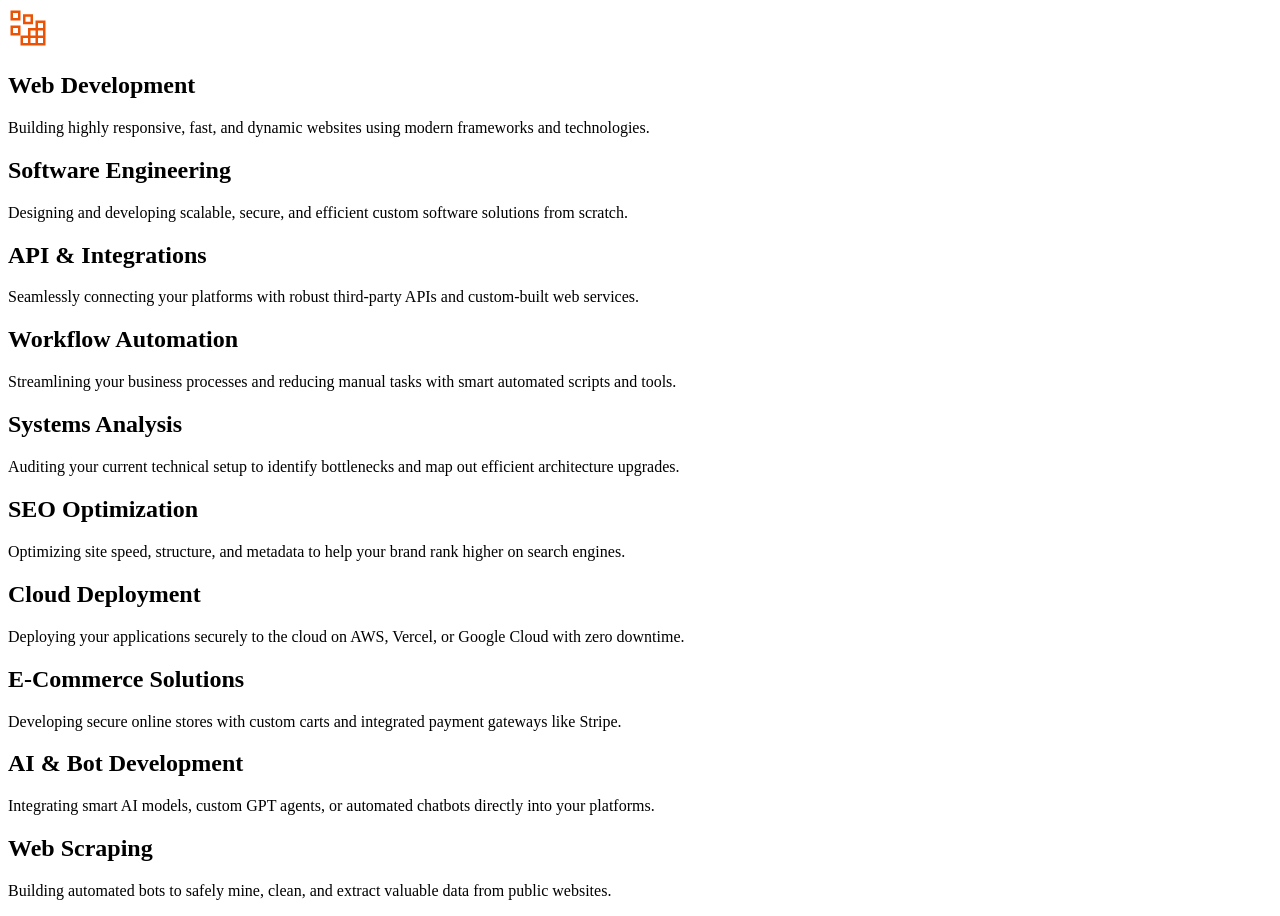
<file: services.html>
<!DOCTYPE html>
<html lang="en">
<head>
    <meta charset="UTF-8">
    <meta name="viewport" content="width=device-width, initial-scale=1.0">
    <title>Services</title>
</head>
<body>
    <div class="service-cards">
            <div class="service-card">
                <span>
                    <svg fill="#EB5204" width="40px" height="40px" viewBox="0 0 32 32" id="icon" xmlns="http://www.w3.org/2000/svg"><g id="SVGRepo_bgCarrier" stroke-width="0"></g><g id="SVGRepo_tracerCarrier" stroke-linecap="round" stroke-linejoin="round"></g><g id="SVGRepo_iconCarrier"><defs><style>.cls-1{fill:none;}</style></defs><title>development</title><path d="M8,4V8H4V4H8M2,2v8h8V2Z"></path><path d="M18,7v4H14V7h4M12,5v8h8V5Z"></path><path d="M8,16v4H4V16H8M2,14v8h8V14Z"></path><path d="M22,10v6H16v6H10v8H30V10Zm-4,8h4v4H18ZM16,28H12V24h4Zm6,0H18V24h4Zm6,0H24V24h4Zm0-6H24V18h4Zm-4-6V12h4v4Z"></path><rect id="_Transparent_Rectangle_" data-name="&lt;Transparent Rectangle&gt;" class="cls-1" width="32" height="32"></rect></g></svg>
                </span>
                <h2>Web Development</h2>
                <p>Building highly responsive, fast, and dynamic websites using modern frameworks and technologies.</p>
            </div>

            <!-- 2. Software Engineering -->
            <div class="service-card">
                <h2>Software Engineering</h2>
                <p>Designing and developing scalable, secure, and efficient custom software solutions from scratch.</p>
            </div>

            <!-- 3. API & Integrations -->
            <div class="service-card">
                <h2>API & Integrations</h2>
                <p>Seamlessly connecting your platforms with robust third-party APIs and custom-built web services.</p>
            </div>

            <!-- 4. Workflow Automation -->
            <div class="service-card">
                <h2>Workflow Automation</h2>
                <p>Streamlining your business processes and reducing manual tasks with smart automated scripts and tools.</p>
            </div>

            <!-- 5. Data & Systems Analysis -->
            <div class="service-card">
                <h2>Systems Analysis</h2>
                <p>Auditing your current technical setup to identify bottlenecks and map out efficient architecture upgrades.</p>
            </div>

            <!-- 6. SEO Optimization -->
            <div class="service-card">
                <h2>SEO Optimization</h2>
                <p>Optimizing site speed, structure, and metadata to help your brand rank higher on search engines.</p>
            </div>

            <!-- Cloud Deployment & DevOps -->
            <div class="service-card">
                <span></span>
                <h2>Cloud Deployment</h2>
                <p>Deploying your applications securely to the cloud on AWS, Vercel, or Google Cloud with zero downtime.</p>
            </div>

            <!-- E-Commerce Development -->
            <div class="service-card">
                <span></span>
                <h2>E-Commerce Solutions</h2>
                <p>Developing secure online stores with custom carts and integrated payment gateways like Stripe.</p>
            </div>

            <!-- Custom AI & Bot Development -->
            <div class="service-card">
                <span></span>
                <h2>AI & Bot Development</h2>
                <p>Integrating smart AI models, custom GPT agents, or automated chatbots directly into your platforms.</p>
            </div>

            <!-- Web Scraping & Data Extraction -->
            <div class="service-card">
                <span></span>
                <h2>Web Scraping</h2>
                <p>Building automated bots to safely mine, clean, and extract valuable data from public websites.</p>
            </div>
        </div>
</body>
</html>
</file>
<file: styles/style.css>
@font-face {
    font-family: "Ciguatera";
    src: url("../fonts/Ciguatera.ttf") format("truetype"); /* .ttf */
    /* src: url("../fonts/Ciguatera.otf") format("opentype"); .otf*/
    font-weight: normal;
    font-style: normal;
}
@font-face {
    font-family: "altron";
    src: url("../fonts/altron.ttf") format("truetype"); /* .ttf */
    font-weight: normal;
    font-style: normal;
}
@font-face {
    font-family: "Roba-4n2zl";
    src: url("../fonts/Roba-4n2zl.ttf") format("truetype"); /* .ttf */
    font-weight: normal;
    font-style: normal;
}
@font-face {
    font-family: "jinaglow";
    src: url("../fonts/jinaglow.ttf") format("truetype"); /* .ttf */
    font-weight: normal;
    font-style: normal;
}
@font-face {
    font-family: "PlayfairDisplay-VariableFont_wght";
    src: url("../fonts/PlayfairDisplay-VariableFont_wght.ttf") format("truetype"); /* .ttf */
    font-weight: normal;
    font-style: normal;
}
@font-face {
    font-family: "PlayfairDisplay-Italic-VariableFont_wght";
    src: url("../fonts/PlayfairDisplay-Italic-VariableFont_wght.ttf") format("truetype"); /* .ttf */
    font-weight: normal;
    font-style: normal;
}
:root {
     /* Brand */
    --accent: #FFC72C;
    --accent-dark: #D9A600;
    --accent-light: #FFE07A;

    /* Text */
    --text-primary: #F5F5F5;
    --text-secondary: #B5B5B5;
    --text-muted: #7A7A7A;
    --text-light: #fff9e9;

    /* Dark Theme */
    --bg-primary: #0E0E10;
    --bg-secondary: #18181B;
    --bg-light: rgba(0, 0, 0, 0.3);
    --bg-card: #232326;
    --bg-hover: #2F2F33;

    /* Borders */
    --border: rgba(255,255,255,.08);
    --border-light: rgba(240, 255, 255, 0.8);

    /* Shadows */
    --shadow: 0 12px 40px rgba(0,0,0,.35);

    /* Glow */
    --glow: rgba(255,199,44,.25);
    --glow2: #00bfff;
    --primary: #5A8100;
    --secondary: #EB5204;

    /* Track */
    --track-light: #6b7280;





    --background-color: rgb(237, 244, 250);
    --background-color2: #0c141a;
    --background-color3: rgba(255, 255, 255, 0.05);
    --background-color4: rgba(255, 255, 255, 0.1);
    --background-color5: rgba(255, 255, 255, 0.2);
    --background-color7: rgba(255, 255, 255, 0.5);
    
    --border0: rgba(255, 255, 255, 0.5);
    --border1: rgba(255, 255, 255, 0.2);

    --primary-color: #5A8100;
    --secondary-color: #EB5204;
    --highlight-color: #FFB400;
    --white: #ffffff;

    --text-color: rgb(99, 98, 98);
    --text-color0: rgba(255, 255, 255, 0.8);
    --text-color1: rgba(255, 255, 255, 0.7);
    --text-color2: #011c40;
    --text-color3: #cdd5db;
    --text-color4: #00bfff;
    --text-color5: #007bff;
    /* Cloud blue CAFE NOIR 4B3621 BISTRE 372414 noir black */
    /* Chinese black*/
    --border-color2: #d8cfbc;
    /* Bone */
    --background-color-d: #111d24; /* charcoal black */
    --background-color1-d: #11120d; /* noir black */
    --background-color2-d: #00060a; 
    --background-color3-d: #040025;
    --bg-color4-d: rgb(252, 3, 3);
    --bg-color5-d: #007bff;
    --bg-color6-d: rgb(29, 29, 29);
    --little-tag-d: rgba(230, 153, 91, 0.384);
    --text-color-d: #fff9e9;
    --text-color1-d: #EB5204;
    --text-color2-d: #918e8e;
    --border-color-d: rgba(240, 255, 255, 0.2);
}

body.light-mode{

    --text-primary:#222;
    --text-secondary:#555;
    --text-muted:#777;

    --bg-primary:#F3F4F6;
    --bg-secondary:#FFFFFF;
    --bg-card:#F8F9FA;
    --bg-hover:#ECECEC;

    --border:rgba(0,0,0,.08);

    --shadow:0 10px 30px rgba(0,0,0,.08);

}

* {
    margin: 0;
    padding: 0;
    box-sizing: border-box;
    position: relative;
}
html{
    scroll-behavior: smooth;
}

/* Use Firefox-specific scrollbar properties when supported; WebKit fallback provided below */
@supports (scrollbar-width: thin) {
    html{
        scrollbar-width: thin;
        scrollbar-color: #cdd5db rgba(255,255,255,0.06);
    }
}
/* WIDTH */
::-webkit-scrollbar {
    width: 8px;
}
/* TRACK */
::-webkit-scrollbar-track {
    background: transparent;
}
/* THUMB */
::-webkit-scrollbar-thumb {
    border-radius: 10px;
}

body {
    display: flex;
    flex-direction: column;
    min-height: 100vh;
    font-family: "PlayfairDisplay-VariableFont_wght", "Caladea", serif;
    font-size: 16px;
    line-height: 1.5;
    letter-spacing: 0.6px;
    height: 100vh;
    background:var(--bg-primary);
    color:var(--text-primary);
    transition:
        background .4s,
        color .4s;
}

.layer-blur {
    position: absolute;
    width: 30rem;
    height: 0;
    top: 100%;
    right: 0;
    box-shadow: 0 0 700px 15px black;
    rotate: -30deg;
    filter: blur(100px);
    z-index: -3;
}
a, button{
    cursor:pointer;
}
a {
    text-decoration: none;
    color: var(--text-secondary);
    transition: color .2s ease;
    font-weight: 400;
}

a:hover {
    color: var(--highlight-color);
}

/* Display mode */
.display-mode{
    position: fixed;
    bottom: 20px;
    right: 20px;
    z-index: 900;
    background-color: var(--background-color7);
    border-radius: 50%;
    padding: 10px;
    display: flex;
    align-items: center;
    justify-content: center;
    box-shadow: 0 4px 30px rgba(0, 0, 0, 0.1);
}
.display-mode > button{
    outline: none;
    border: none;
    padding: 0;
    border-radius: inherit;
    background-color: transparent;
    z-index: 1000;
}
.light-mode .display-mode svg path{
    fill: #4a5565;
    stroke: #4a5565;
}
@media (max-width: 768px) {
    .display-mode{
        bottom: 15%;
        right: 10px;
    }
}
/* ===========================
        NAVIGATION
=========================== */
header {
    position: fixed;
    top: 0;
    left: 0;
    width: 100%;
    z-index: 10;
    color: var(--text-color);
    font-weight: 600;
    font-size: 15px;
    padding: 1rem 2rem;
    display: flex;
     align-items:center;
    justify-content:space-between;
    padding:17px 8%;

    z-index:1000;
    background: var(--background-color3);
    -webkit-backdrop-filter: blur(6px);
    backdrop-filter: blur(6px);
    border-bottom: 1px solid rgba(255, 255, 255, 0.1);
    box-shadow: 4px 0 30px rgba(0, 0, 0, 0.1);
}

header::before{
    content:"";
    position:absolute;
    top:0;
    left:0;

    width:100%;
    height:2px;

    background:var(--primary-color);
}
header .logo{
    font-family: "Roba-4n2zl", "altron", cursive;
    font-size: 2.4rem;
    font-weight: 700;
    letter-spacing: 2px;
    line-height: 1;
    user-select: none;
    cursor: pointer;
    text-decoration:none;
    text-shadow: 0 10px 30px rgba(0,0,0,.3);
    transition: color .3s ease, transform .3s ease;
}

header .logo:hover {
    transform: translateY(-2px);
    color: var(--primary-color);text-shadow: 1px 1px 2px rgba(0,0,0,.15);
}
header nav {
    display: flex;
    align-items: center;
    justify-content: space-evenly;
    gap: 0.5rem;
    margin-left: 5px;
    margin-bottom: 0.3rem;
    transition: filter .3s ease;
}

header nav a {
    display: flex;
    align-items: center;
    justify-content: center;
    font-weight: bold;
    padding:.15rem .7rem;
    border-radius:999px;
    transition: background .3s, color .3s, transform .3s;
}

header nav a:hover {
    background-color: var(--background-color);
    color: var(--highlight-color);
    transform:translateY(-2px);
}

header nav a.active{
    background-color: var(--background-color);
    color: var(--highlight-color);
}

header.scrolled{
    padding:.8rem 2rem;
    background:var(--background-color3);
    box-shadow:0 10px 35px rgba(0,0,0,.08);
}
.contact-mobile,
.contact{
    display: inline-flex;
    align-items: center;
    justify-content:center;
    gap: 1rem;
    padding: 0.1rem 2px 0.1rem 1rem;
    border: 1px solid var(--border);
    border-radius: 999px;
    background: var(--text-primary);
    color: var(--bg-primary);
    font-weight: 600;
    letter-spacing: .5px;
    text-decoration: none;
    transition: all .35s ease;
    overflow: hidden;
    position: relative;
}

/* Yellow glow on hover */
.contact-mobile:hover,
.contact:hover{
    border-color: var(--accent);
    color: var(--bg-card);
    transform: translateY(-4px);
    box-shadow:
        0 0 25px rgba(255,199,44,.18);
}

/* Circle */
.contact-mobile span,
.contact span{
    width: 30px;
    height: 30px;
    display: flex;
    align-items: center;
    justify-content: center;
    border-radius: 50%;
    background: var(--accent);
    transition: all .35s ease;
}

/* Icon */
.contact-mobile svg,
.contact svg{
    transition: transform .35s ease;
}

/* Hover */
.contact-mobile:hover span,
.contact:hover span{
    border: 1.5px solid var(--bg-hover);
    background: var(--text-primary);
}

.contact-mobile:hover svg path,
.contact:hover svg path{
    color: var(--accent);
}
.header-action, .menu-toggle, .contact-mobile{
    display:none;
}

/* Responsive Navigation for Mobile */
@media (max-width: 768px) {
    header {
         display:flex;
        align-items:center;
        justify-content:space-between;
        padding:.9rem 1rem;
        height:70px;
        width: 100%;
        left: 0;
        top: auto;
        bottom: 0;
        background:transparent;
        -webkit-backdrop-filter: blur(10px);
        backdrop-filter: blur(10px);
        box-shadow: 0 -2px 10px rgba(0, 0, 0, 0.1);
    }

    header::before{
        display: none;
    }
    
    header .logo{
        font-size: 1.5rem;
    }

    .header-actions{
        display:flex;
        align-items:center;
        justify-content: space-between;
        gap:3rem;

    }
    /* Show Hamburger */
    header .header-actions .menu-toggle{
        display:flex;
        align-items:center;
        justify-content:center;
        width:45px;
        height:45px;
        border:none;
        border-radius:10px;
        background:transparent;
        color:var(--text-primary);
        font-size:2rem;

        cursor:pointer;
    }

     header .header-actions .menu-toggle svg{
        width: 35px;
        height: 35px;
    }
     header .header-actions .contact-mobile{
        display: flex;
        background: var(--text-muted);
    }
     header .header-actions .contact-mobile span{
        width: 25px;
        height: 25px;
    }

    /* Navigation */
    header nav{
        position:fixed;
        bottom:60px;
        right:-100%;
        width:80%;
        height:calc(100vh - 70px);
        display:flex;
        flex-direction:column;
        align-items:flex-start;
        padding:2rem;
        background: var(--text-muted);
       
        border: 1px solid rgba(255,255,255,.08);
        box-shadow:
            -15px 0 40px rgba(0,0,0,.35),
            inset 0 1px 0 rgba(255,255,255,.12);
        transition: right .35s ease;
        overflow-y: auto;
        z-index: 999;
    }

    header nav .contact{
        display: none;
    }
    

    /* Open */
    header nav.show{
        right:0;
    }

    header nav a{
        width:100%;
        padding:1rem;
        border-radius:6px;
        color: var(--bg-card);
    }
    header nav a:not(:last-child){
        border-bottom: 1.5px solid var(--bg-hover)
    }
    header nav a.active,
    header nav a:hover{
        background: rgba(36, 36, 35, 0.7);
        color: #fff;
        box-shadow: inset 0 0 0 1px rgba(255,180,0,.15);
    }
}

/* ===========================
        MAIN SECTIONS
=========================== */
/* --- Banner Styles --- */
.banner {
    height: 100vh;
    width: 100%;
    position: relative;
    display: flex;
    align-items: center;
    justify-content: center;
    overflow: hidden;
}

main {
    flex: 1;
}

.banner .animation-bg {
    height: 100vh;
    width: 100vw;
    object-fit: cover;
    object-position: center;
    /* Creates a smooth, cloud-like fade at the bottom */
    -webkit-mask-image: linear-gradient(to bottom, lightgray 70%, transparent 100%);
    mask-image: linear-gradient(to bottom, black 70%, transparent 100%);
}

.banner .bg1 {
    position: absolute;
    top: 0;
    height: 100%;
    display: flex;
    flex-direction: row;
    justify-content: space-between;
    gap: 4rem;
    color: var(--text-light);
    border: 7px solid var(--border-light);
    border-bottom: 7px solid rgba(211, 211, 211, 0.3);
    padding: 2rem 4rem;
    border-radius: 2rem;
}
.light-mode .banner .bg1 {
    border: 7px solid var(--border-light);
}
.banner .bg1 .bg1-context {
    display: flex;
    flex-direction: column;
    justify-content: space-between;
}

.banner .bg1 .title {
    font-size: 3rem;
    font-weight: 700;
}

.banner .bg1 .title .highlight {
    color: var(--border-light);
}

.banner .bg1 .title h2:nth-child(2) {
    transform: translate(120%, 290%);
    bottom: 0px;
}

.banner .bg1 .bg1-context-inner {
    display: flex;
    flex-direction: row;
    justify-content: space-between;
    gap: 4rem;
    font-size: 14px;
    line-height: 21px;
    letter-spacing: 1px;
}

.banner .bg1 .bg1-context-inner .mini-bio {
    width: 18rem;
}

.banner .bg1 .bg1-context-inner .mini-bio span {
    color: var(--accent-dark);
}

.banner .bg1 .bg1-context-inner .exp {
    justify-self: baseline;
}

.banner .bg1 .bg1-context-inner .exp span {
    display: block;
}

.banner .bg1 .bg1-context-inner .exp span:nth-child(1) {
    font-size: 1.5rem;
    color: var(--accent-light);
}

.banner .bg1 .context {
    position: relative;
    right: -5%;
    top: 35%;
    width: 30%;
    height: fit-content;
    background-color: var(--bg-light);
    border-radius: 30px;
    box-shadow: 0 4px 30px rgba(0, 0, 0, 0.1);
    -webkit-backdrop-filter: blur(5px);
    backdrop-filter: blur(5px);
    padding: 14px;
}

.banner .bg1 .context h3 {
    margin-bottom: 20px;
    font-size: 1.6rem;
    font-weight: 600;
}

.banner .bg1 .context .glass-form .input-group {
    display: flex;
    justify-content: space-between;
    gap: 10px;
    margin-bottom: 15px;
}

.banner .bg1 .context .glass-form input,
.banner .bg1 .context .glass-form select {
    width: 100%;
    padding: 12px;
    margin-bottom: 15px;
    border: none;
    border-radius: 8px;
    background: var(--bg-hover);
    /* Lighter background for inputs */
    color: var(--text-primary);
    /* Text color inside inputs */
    border: 1px solid var(--border1);
    -webkit-backdrop-filter: blur(10px);
    backdrop-filter: blur(10px);
    outline: none;
    /* Remove default focus outline */
    font-size: 1rem;
}

.banner .bg1 .context .glass-form input::placeholder {
    color: var(--text-primary);
}

.banner .bg1 .context .glass-form input:focus,
.banner .bg1 .context .glass-form select:focus {
    background: var(--bg-hover);
    border-color: var(--border);
}

.banner .bg1 .context .glass-form .bg-grad {
    width: 100%;
    padding: 2px;
    border: none;
    border-radius: 50px;
    background: linear-gradient(to right, #656565, var(--highlight-color), #007bff, #5300a0, var(--accent), rgb(252, 3, 3), var(--accent-dark), #656565);
    background-size: 200%;
    animation: animationGradient 2.5s linear infinite;
    box-shadow: 0 0 15px rgba(255, 255, 255, 0.2);
    cursor: pointer;
    margin-top: 20px;
}

.banner .bg1 .context .glass-form button {
    width: 100%;
    padding: 15px;
    font-size: 1.1rem;
    font-weight: 500;
    border: none;
    border-radius: 50px;
    box-shadow: 0 0 15px rgba(255, 255, 255, 0.2);
    cursor: pointer;
    margin-top: x 20px;
    color: #5300a0;
}

@keyframes animationGradient {
    to {
        background-position: 200%;
    }
}

.banner .bg1 .context .glass-form button:hover {
    background: var(--border-light);
    color: var(--text-muted);
}

/* Responsive Banner for Tablets & Mobile */
@media (max-width: 1200px) {
    .banner .bg1 .context {
        top: 22%;
    }
}
@media (max-width: 1000px) {
    .banner .bg1 .context {
        top: 32%;
        width: 34%;
    }
    .banner .bg1 .context h3 {
        font-size:1.2rem
    }
    .banner .bg1 .context .glass-form input,
    .banner .bg1 .context .glass-form select {
        font-size: 14px;
        padding: 8px;
    }
    .banner .bg1 .context .glass-form button {
        padding: 10px;
        font-size: 1rem;
    }
}

@media (max-width: 900px) {
    .banner .bg1 .context {
        width: 35%;
    }
}

@media (max-width: 768px) {
    .banner {
        padding: .5rem 0;
        overflow: hidden;
    }

    .banner .bg1 {
        padding: .5rem 0;
    }

    .banner .bg1 .title {
        font-size: 2.5rem;
    }

    .banner .bg1 .context {
        display: none;
    }
}

/* ====== SERVICES =======*/
.services-wrap{
    display: flex;
    flex-direction: column;
    justify-content: center;
}

.service-title {
    position: relative;
    padding: 8rem 15% 3rem;
    text-align: center;
    overflow: hidden;
}

/* Small label */

.service-title > span {
    display: inline-block;
    margin-bottom: .8rem;
    font-size: .75rem;
    font-weight: 700;
    letter-spacing: 4px;
    text-transform: uppercase;
    color: var(--accent);
    position: relative;
}


/* Small lines beside WHAT I DO */

.service-title > span::before,
.service-title > span::after {
    content: "";
    position: absolute;
    top: 50%;
    width: 45px;
    height: 1px;
    background: var(--accent);
    box-shadow: 0 0 8px rgba(255, 199, 44, .4);
}

.service-title > span::before {
    right: calc(100% + 15px);
}

.service-title > span::after {
    left: calc(100% + 15px);
}


/* Main heading */
.service-title h2 {
    margin: 0;
    font-size: clamp(3rem, 6vw, 5rem);
    font-weight: 800;
    line-height: 1;
    text-transform: uppercase;
    letter-spacing: -2px;
    color: var(--text-primary);
    text-shadow:
        0 0 10px rgba(255, 199, 44, .08),
        0 0 30px rgba(255, 199, 44, .04);
}


/* Accent on part of heading if you decide to add a span */
.service-title h2 span {
    color: var(--accent);
}

/* Description */

.service-title p {
    max-width: 600px;
    margin: 1.5rem auto 0;
    font-size: 1rem;
    line-height: 1.8;
    color: rgba(255, 255, 255, .6);
}
.service-title::after {
    content: "";
    display: block;
    width: 100px;
    height: 3px;
    margin: 2rem auto 0;
    background: var(--accent);
    border-radius: 10px;
    box-shadow:
        0 0 8px rgba(255, 199, 44, .6),
        0 0 20px rgba(255, 199, 44, .2);
}

.light-mode .service-title {
    background: #fff;
}

.light-mode .service-title h2 {
    color: #252525;
}

.light-mode .service-title p {
    color: #666;
}

.light-mode .service-title > span {
    color: #00bfff;
}

.light-mode .service-title > span::before,
.light-mode .service-title > span::after {
    background: #00bfff;
    box-shadow: none;
}

.light-mode .service-title::after {
    background: #00bfff;
    box-shadow: none;
}

@media (max-width: 768px) {

    .service-title {
        padding: 5rem 1.5rem 2rem;
    }

    .service-title > span {
        font-size: .65rem;
        letter-spacing: 3px;
    }

    .service-title > span::before,
    .service-title > span::after {
        width: 25px;
    }

    .service-title > span::before {
        right: calc(100% + 10px);
    }

    .service-title > span::after {
        left: calc(100% + 10px);
    }

    .service-title h2 {
        font-size: 3rem;
        letter-spacing: -1px;
    }

    .service-title p {
        max-width: 90%;
        font-size: .9rem;
        line-height: 1.7;
    }

    .service-title::after {
        width: 70px;
        height: 2px;
        margin-top: 1.5rem;
    }
}


.services{
    position:relative;
    padding:10rem 15% 8rem 15%;
    overflow:hidden;
    background: var(--bg-primary);
}
.services::before{
    content: "";
    position: absolute;
    top: 0;
    left: 0;

    width: 100%;
    height: 120px;

    background: linear-gradient(
        to bottom,
        transparent,
        var(--bg-primary)
    );

    pointer-events: none;
}
.light-mode .services{
    background:#fff;
}

.service-row{
    position:relative;
    width:100%;
    display:flex;
    align-items:center;
    justify-content:space-between;
    margin-top:-6px;
    border: 6px solid var(--accent);
    border-radius: 8rem;
    padding: 1rem;
    box-shadow:
        0 10px 30px rgba(0, 0, 0, .35),
    0 0 8px rgba(255, 199, 44, .18),
    0 0 16px rgba(255, 199, 44, .08);
}

.light-mode .service-row{
    border: 6px solid #00bfff;
    box-shadow: none;
}
.service-row.left{
    padding-right:6rem;
    border-right: none;
}
.service-row.right{
    padding-left:6rem;
    border-left: none;
}
.service-row:first-child{
    margin-top: 0;
}
.service-row.left::before{
    content: "";
    position: absolute;
    top: -14px;
    right: -5px;
    width: 44%;
    height: 262px;
    background: var(--bg-primary);
}
.light-mode .service-row.left::before{
    top: -6px;
    right: 0;
    width: 43%;
    height: 242px;
    background: #fff;
}
.service-row.left:nth-child(3)::before{
    content: "";
    position: absolute;
    top: -3px;
    right: -8px;
    width: 20%;
    height: 244px;
    background: var(--bg-primary);
    border-radius: 50%;
}
.light-mode .service-row:nth-child(3)::before{
    right: 0;
    background: #fff;
}

.service-row.right::before{
    content: "";
    position: absolute;
    top: -3px;
    left: -8px;
    width: 20%;
    height: 244px;
    background: var(--bg-primary);
    border-radius: 50%;
}
.light-mode .service-row.right::before{
    left: 0;
    background: #fff;
}
.service-row.left:first-child .mask{
    background: var(--bg-primary);
    position:absolute;
    z-index:5;
}
.light-mode .service-row.left:first-child .mask{
    background: #fff;
    z-index:5;
}
.service-row.left:first-child .mask.top{
    top:-15px;
    right:43%;
    width:25%;
    height:15px;
}

.service-row.left:first-child .mask.middle{
    top:-6px;
    left:27.5%;
    width:5%;
    height:6px;
    border-top-right-radius: 10px;
    border-bottom-right-radius: 10px;
    background: var(--accent);
}
.light-mode .service-row.left:first-child .mask.middle{
    background: #00bfff;
}
.service-row.right:last-child .mask{
    position:absolute;
    background: var(--bg-primary);
    z-index:15;
}
.light-mode .service-row.right:last-child .mask.middle{
    background: #fff;
}
.service-row.right:last-child .mask.bottom{
    bottom:-15px;
    right:33%;
    width:56%;
    height:15px;
}
.light-mode .service-row.right:last-child .mask.bottom{
    background: #fff;
}
.service-row.right:last-child .mask.middle{
    bottom:-6px;
    right:28.5%;
    width:5%;
    height:6px;
    border-top-left-radius: 10px;
    border-bottom-left-radius: 10px;
    background: var(--accent);
}
.light-mode .service-row.right:last-child .mask.middle{
    background: #00bfff;
}





.service-track{
    display: none;
}


.service-circle{
    width:200px;
    height:200px;
    border-radius:50%;
    display:flex;
    justify-content:center;
    align-items:center;
    background:#19191d;

    border:1px solid rgba(255,255,255,.03);
    box-shadow:
        /* Bottom shadow */
        18px 18px 35px rgba(0,0,0,.55),

        /* Top highlight */
        -10px -10px 20px rgba(255,255,255,.03),

        /* Inner depth */
        inset 2px 2px 4px rgba(255,255,255,.02),
        inset -4px -4px 8px rgba(0,0,0,.45);

    transition: .4s ease;
    z-index:5;
}

.light-mode .service-row:nth-child(even) .service-circle{
    background:#fff;
    box-shadow:
        0 20px 40px rgba(0,0,0,.18),
        0 8px 15px rgba(0,0,0,.08);
}
.service-circle:hover{

    transform: scale(1.03);

    box-shadow:
        22px 22px 45px rgba(0,0,0,.6),
        -10px -10px 20px rgba(255,255,255,.04),
        0 0 20px rgba(255,199,44,.18),
        0 0 45px rgba(255,199,44,.08);
}
.service-circle svg path{
    color: #fff;
}
.light-mode .service-row:nth-child(2) .service-circle svg path,
.light-mode .service-row:nth-child(4) .service-circle svg path{
    color: #4a5565;
}
.service-row.left .service-text{
    display: flex;
    flex-direction: column;
    align-items: end;
}
.service-text h2{
    font-size:2rem;
    color: var(--text-primary);
    font-weight:700;
    text-transform: uppercase;
    margin-bottom:.4rem;

}
.light-mode.service-text h2{
    color: var(--bg-secondary);
}
.service-text h5{
    color:rgba(255,255,255,.55);
    letter-spacing:1.6px;
    text-transform: uppercase;
    margin-bottom:1rem;
}
.light-mode .service-text h5{
    color:#777;
}
.service-text p{
    text-align: justify;
    text-justify: inter-word;
    line-height: 1.8;
    width:50%;
    color:rgba(255,255,255,.72);
}
.light-mode .service-text p{
    color:#666;
}

.service-row:nth-child(1) .service-text h2 span{
    color: red;
}
.service-row:nth-child(2) .service-text h2 span{
    color: var(--glow2);
}
.light-mode .service-row:nth-child(2) .service-text h2 span{
    color: var(--accent);
}
.service-row:nth-child(3) .service-text h2 span{
    color: var(--secondary);
}
.service-row:nth-child(4) .service-text h2 span{
    color: var(--primary);
}





@media (max-width:1024px){

    .services{
        padding:8rem 8%;
    }

    .service-circle{
        width:150px;
        height:150px;
    }

    .service-circle svg{
        width:60px;
        height:60px;
    }

    .service-text h2{
        font-size:1.6rem;
    }

    .service-text p{
        width:70%;
        font-size:.95rem;
    }

    .service-row.left{
        padding-right:3rem;
    }

    .service-row.right{
        padding-left:3rem;
    }

}

@media (max-width:768px){

    .services{
        padding:6rem 1.5rem;
        overflow-x: auto;
        /* Hide scrollbar - Firefox */
        scrollbar-width: none;

        /* Hide scrollbar - IE/Edge */
        -ms-overflow-style: none;
    }

    /* Hide scrollbar - Chrome, Safari, newer Edge */
    .services::-webkit-scrollbar {
        display: none;
    }

    .service-row{
        margin-top:7rem;
        flex-direction: column;
        border: none;
        border-radius: 12px;
        overflow: visible;   /* allow SVG outside the card */
        z-index: 2;
    }
    
    .light-mode .service-row{
        border: none;
       box-shadow:
        0 20px 40px rgba(0,0,0,.18),
        0 8px 15px rgba(0,0,0,.08);
    }

    .mask{
        display:none;
    }

    .service-row.left,
    .service-row.right {
        position: relative;
    }

    .service-row.left{
        margin-left:2rem;
    }

    .service-row.right{
        margin-right:2rem;
    }

    .service-circle{
        order:-1;
    }

    .service-text,
    .service-row.left .service-text{
        align-items:center;
        text-align:center;
    }

    .service-text h2{
        font-size:1.4rem;
    }

    .service-text h5{
        font-size:.8rem;
        margin:.5rem 0;
    }

    .service-text p{
        width:100%;
        text-align:center;
        font-size:.95rem;
        line-height:1.7;
    }

    .service-circle{
        width:120px;
        height:120px;
    }

    .service-circle svg{
        width:55px;
        height:55px;
    }

    .service-row.left::before,
    .service-row.right::before,
    .service-row.service-row.left:nth-child(3)::before {
        content: none;
    }

    /*------ Map track straight -------*/
    .service-row.left::after,
    .service-row.right::after {
        content: "";
        position: absolute;
        top: 100%;
        width: 4px;
        height: 7rem;
        background: repeating-linear-gradient(
            to bottom,
            var(--border-light) 0px,
            var(--border-light) 5px,
            transparent 5px,
            transparent 12px
        );

        transform-origin: top;
        filter: drop-shadow(0 0 4px var(--text-secondary));
        z-index: 10;
    }

    .light-mode .service-row.left::after,
    .light-mode .service-row.right::after{
        background: repeating-linear-gradient(
            to bottom,
            var(--track-light) 0px,
            var(--track-light) 5px,
            transparent 5px,
            transparent 12px
        );

        filter: drop-shadow(0 0 4px var(--track-light));
        }

    .service-row.left::after {
        left: 32px;
    }

    .service-row.right::after {
        right: 32px;

    }

    .service-row:last-child::after {
        display: none;
    }

    /*------------ Map track curve ----------*/
    



    .service-track{
        display: block;
        position: absolute;
        top: 100%;          /* starts exactly below the card */
        width: clamp(12rem, 65vw, 25rem);
        height: clamp(7rem, 18vw, 7rem);
        pointer-events: none;
        z-index: 1;
    }

    .service-track path{
        fill: none;
        stroke: var(--accent);
        stroke-width: 5;
        stroke-linecap: round;
        stroke-linejoin: round;
        stroke-dasharray: 2 12;
        filter: drop-shadow(0 0 4px var(--accent));
    }

    .service-row.left .service-track{
        left: clamp(-13px, -3vw, -6px);         /* align with the left circle */

    }
   
    .service-row.right .service-track{
        transform: scaleX(-1);
        transform-origin: center;
    }




}



.projects .little-tag {
    display: block;
    border-radius: 1rem;
    padding: 0.1rem 0.7rem;
    background-color: var(--border-color2);
    color: var(--secondary-color);
    display: flex;
    justify-content: center;
    align-items: center;
    gap: 4px;
}
.dark-mode .projects .little-tag {
    background-color: var(--little-tag-d);

}

.projects>p {
    font-size: 1rem;
    max-width: 38rem;
    margin-inline: auto;
    text-align: center;
}
.dark-mode .projects>p {
    color: var(--text-color2-d);
}




/* --- Projects Styles --- */
.projects {
    padding: 3rem 4rem;
    color: #333;
    position: relative;
    display: flex;
    flex-direction: column;
    align-items: center;
    background-color: var(--base-color);
}
.dark-mode .projects {
    background-color: var(--background-color3-d);
}
.projects h1 {
    color: var(--background-color2);
    font-size: 3rem;
}
.dark-mode .projects h1 {
    color: var(--text-color-d);
}
.projects .project-cards, .projects .project-filter {
    margin: 2rem 4rem;
}
.projects .search-bar {
    display: flex;
    justify-content: center;
    border: 1px solid var(--border-color2);
    border-radius: 20px;
    height: 2.5rem;
    width: 90%;
    margin-top: 1.5rem;
}
.projects .search-bar #search-input,
.projects .search-bar #search-button {
    padding: 10px;
    outline: none;
    border: none;
    background-color: transparent;
}
.projects .search-bar #search-button {
    border-left: 1.7px solid var(--border-color2);
    border-top-right-radius: inherit;
    border-bottom-right-radius: inherit;
    margin-top: 6px;
    margin-bottom: 6px;
    display: flex;
    align-items: center;
    transition: all 0.3s ease-in-out;
    cursor: pointer;
}
.projects .search-bar #search-button:hover svg {
    transform: scale(1.3);
}
.projects .search-bar #search-input {
    width: 100%;
    border-top-left-radius: inherit;
    border-bottom-left-radius: inherit;
    padding-left: 1rem;
    background-color: #00bfff1a;
    color: var(--text-color2);
    font-size: 15px;
    font-weight: 500;
    letter-spacing: 1.1px;
}
#search-input::placeholder{
    font-size: 14px;
}
.projects .project-filter{
    display:flex;
    gap:10px;
    flex-wrap:wrap;
    justify-content: center;
}

.projects .filter-btn{
    padding:6px 10px;
    border:1px solid lightslategrey;
    background-color: transparent;
    color: #333;
    cursor:pointer;
    border-radius:4px;
    transition:0.3s;
}
.dark-mode .projects .filter-btn{
    border:1px solid var(--border-color-d);
    color: var(--text-color-d);
}
.projects .filter-btn:hover{
    background: #0c141a;
    color: var(--text-color3);
    border-radius: 8px;
    transform:scale(1.1);
}
.dark-mode .projects .filter-btn:hover{
    background: var(--bg-color5-d);
    color: var(--text-color-d);
}
.projects .filter-btn.active{
    background: var(--secondary-color);
    color: var(--base-color);
    border: none;
    transform:scale(1.1);
}
.dark-mode .projects .filter-btn.active{
    background: var(--bg-color4-d);
}
.projects .project-cards {
    /* Splits the container into 3 columns */
    column-count: 3;
    column-gap: 1rem;
}

.projects .project-cards h2 {
    color: #272424;
}

.projects .project-cards .project-card {
    /* CRITICAL: Prevents a single card from splitting across two columns */
    break-inside: avoid;
    margin-bottom: 1rem;
    border-radius: 10px;

    /* Give your cards different heights directly or via content */
    height: auto;

    overflow: hidden;
    opacity: 0;
    transform:translateY(45px) scale(0.98);
    transition:
        opacity 0.75s ease,
        transform 0.75s cubic-bezier(0.22, 1, 0.36, 1);
}
.projects .project-cards .project-card.show{
    opacity:1;
    transform:translateY(0) scale(1);
}

.projects .project-cards .project-card.hide{
    opacity:0;
    transform:translateY(18px) scale(0.985);
}
.projects .project-cards .project-card .info {
    position: absolute;
    bottom: 0;
    padding-left: 0.8rem;
    padding-bottom: 0.2rem;
}

.projects .project-cards .project-card .info span {
    display: block;
    text-transform: uppercase;
    font-weight: 600;
    text-shadow: 0px 1px 2px rgba(0, 0, 0, 0.9),
        0px 2px 4px rgba(0, 0, 0, 0.5),
        0px 4px 10px rgba(0, 0, 0, 0.3);
}

.projects .project-cards .project-card .info .category {
    color: var(--secondary-color);
    font-size: 14px;
}

.projects .project-cards .project-card .info .title {
    color: var(--text-color3);
    font-size: 16px;
    padding: 0;
    margin: 0;
    margin-top: -7px;
}

.projects .project-cards .project-card img {
    width: 100%;
    height: 100%;
    object-fit: cover;
    border-radius: inherit;
    display: block;
}

.projects .project-cards .project-card .overlay {
    position: absolute;
    width: 0;
    top: 0;
    left: 0;
    bottom: 0;
    background-color: rgba(255, 249, 233, 0.2);
    -webkit-backdrop-filter: blur(3px);
    backdrop-filter: blur(3px);
    transition: width 0.4s ease;
    display: flex;
    justify-content: center;
    align-items: center;
    border-radius: inherit;
}

.projects .project-cards .project-card .overlay .visit-link {
    padding: 10px;
    border-radius: 5px;
    opacity: 0;
    transition: all 0.2s ease 0.3s;
}

.projects .project-cards .project-card .overlay .modal-btn {
    background: transparent;
    border: none;
    outline: none;
}
.projects .project-cards .project-card:hover .overlay {
    width: 100%;
}

.projects .project-cards .project-card:hover .visit-link {
    opacity: 1;
}

.projects .project-cards .project-card .visit-link svg:hover {
    transform: scale(1.4);
}

.projects .project-cards .project-card .visit-link svg:hover,
.projects .project-cards .project-card .visit-link svg.flat-color:hover #secondary {
    fill: var(--base-color) !important;
}

.projects .view-more-project,
.projects #load-more-btn {
    width: 13rem;
    font-size: 13px;
    letter-spacing: 1.3px;
    text-transform: uppercase;
    font-weight: bold;
    cursor:pointer;
    display: flex;
    align-items: center;
    justify-content: space-evenly;
}
.projects .view-more-project {
    gap: 8px;
    padding: 5px 15px;
    border-radius: 50px;
    background-color: var(--secondary-color);
    color: var(--background-color);
    transition: background-color 0.3s ease, color 0.3s ease;
    margin-top: 20px;
    border:1px solid var(--secondary-color);
}
.dark-mode .projects .view-more-project {
    background-color: var(--bg-color4-d);
    color: var(--text-color-d);
    border:1px solid var(--bg-color4-d);
}
.projects #load-more-btn:hover, 
.projects .view-more-project:hover {
    background-color: var(--highlight-color);
    color: var(--base-color);
    border: none;
}

.empty-state{
    grid-column:1/-1;
    text-align:center;
    padding:60px;
    color:#888;
    font-size:20px;
}

.projects .load-wrapper{
    text-align:center;
    margin-top:15px;
}

.projects #load-more-btn{
    padding: 6px 10px;
    width: 13rem;
    border:3px solid var(--secondary-color);
    background: transparent;
    color: var(--secondary-color);
    border-radius:30px;
}
.dark-mode .projects #load-more-btn{
    border:3px solid var(--bg-color4-d);
    color: var(--bg-color4-d);
}
.projects #load-more-btn:hover, 
.projects .view-more-project:hover{
    transform:translateY(-2px);
}

.projects .project-modal{
    width: 100%;
    position:fixed;
    inset:0;
    display:none;
    flex-direction: row;
    justify-content:center;
    align-items:center;
    z-index:999;
    padding:20px;
    background:rgba(0,0,0,0.75);
    -webkit-backdrop-filter: blur(14px);
    backdrop-filter: blur(14px);
    overflow-y: hidden;
}

.projects .project-modal.show{
    display:flex;
}

@keyframes popup{
    from{
        opacity:0;
        transform:scale(.9);
    }
    to{
        opacity:1;
        transform:scale(1);
    }
}

.projects .project-modal .modal-content{
    color:white;
    width: 95%;
    max-height: 90vh;
    border-radius:16px;
    padding:20px;
    position:relative;
    overflow-y: auto;
    /* glassmorphism 
    background: rgba(255,255,255,0.08);

    border: 1px solid rgba(255,255,255,0.12);

    box-shadow:
        0 8px 32px rgba(0,0,0,.35);

    -webkit-backdrop-filter: blur(20px);
    backdrop-filter: blur(20px); */
    /* Firefox only */
    @supports (scrollbar-color: #cdd5db transparent) {
        scrollbar-width: thin;
        scrollbar-color: #cdd5db transparent;
    }
    animation:popup .3s ease;
}
.projects .project-modal .modal-content::-webkit-scrollbar{
    width:8px;
    height:8px;
}
.projects .project-modal .modal-content::-webkit-scrollbar-track{
    background: transparent;
}
.projects .project-modal .modal-content::-webkit-scrollbar-thumb{
    background-color: #cdd5db;
    border-radius: 8px;
    border: 2px solid transparent; /* provides padding around thumb */
}

.projects .project-modal .modal-content .close-modal{
    position:absolute;
    right:20px;
    top:10px;
    cursor:pointer;
}

.projects .project-modal .modal-content #modal-body{
    margin-top: 2rem;
    display: grid;
    grid-template-columns: 1.5fr 1fr;
    gap: 1.5rem;
}
.projects .project-modal .modal-content #modal-body .modal-image-container{
    width:100%;
    height:100%;
    display: flex;
    flex-direction: column;
}
.projects .project-modal .modal-content #modal-body .modal-image-container .modal-links{
    margin-top:10px;
}

.projects .project-modal .modal-content #modal-body .modal-image-container .modal-links a{
    color:var(--secondary-color);
    cursor: pointer;
    text-decoration:none;
    font-weight:600;
}

/* TAGS */
.projects .project-modal .modal-content #modal-body .project-tags{
    display: flex;
    gap: 15px;
    flex-wrap: wrap;
    margin-bottom: 25px;
}
.projects .project-modal .modal-content #modal-body .project-tags .stack-badge{
    color: #EB5204;
    font-size: 14px;
    font-weight: 600;
    text-transform: uppercase;
    letter-spacing: 1px;
}
/* MAIN IMAGE */
.projects .project-modal .modal-content #modal-body .project-main-image img{
    width: 100%;
    height: auto;
    border-radius: 18px;
    margin-top: 20px;
}
.projects .project-modal .modal-content #modal-body .project-main-image h2{
    font-size: 2rem;
    color: var(--text-color3);
    line-height: 1.1;
    letter-spacing: 1px;
}

/* DESCRIPTION BLOCKS */
.projects .project-modal .modal-content #modal-body .project-description{
    display: flex;
    flex-direction: column;
    gap: 30px;
    margin: 30px 0;
}

.projects .project-modal .modal-content #modal-body .project-description .desc-block h4{
    font-size: 18px;
    color: var(--text-color4);
    margin-bottom: 12px;
}

.projects .project-modal .modal-content #modal-body .project-description .desc-block p{
    color: var(--text-color3);
    line-height: 1.7;
}

/* GALLERY */
.projects .project-modal .modal-content #modal-body .project-gallery{
    display: flex;
    flex-direction: column;
    gap: 20px;
    margin: 10px 0;
    height: auto;
    width: 100%;
}

.projects .project-modal .modal-content #modal-body .project-gallery .gallery-image{
    height: auto;
    width: 100%;
    border-radius: 16px;
    overflow: hidden;
    transition: .3s ease;
}
.projects .project-modal .modal-content #modal-body .project-gallery .gallery-image img{
    width: 100%;
    height: auto;
    display: block;
    object-fit: cover;
    border-radius: inherit;
    transition: transform .3s ease;
}
.projects .project-modal .modal-content #modal-body .project-gallery .gallery-image img:hover{
    transform: scale(1.02);
}

/* Right Sidebar */
.projects .project-modal .modal-content #modal-body .modal-aside {
    display: flex;
    flex-direction: column;
    gap: 2rem;
    top: 2rem;
    height: fit-content;
}

/* Cards */
.projects .project-modal .modal-content #modal-body .modal-aside > div {
    background: var(--card-bg);
    padding: 1.5rem;
}
.projects .project-modal .modal-content #modal-body .modal-aside > div::after{
    content: "";
    display: block;
    width: 85%;
    height: 2px;
    margin: 3rem auto 0;
    background-color: rgba(88, 86, 86, 0.45);
    border-radius: 10px;
}

/* Headings */
.projects .project-modal .modal-content #modal-body .modal-aside h3 {
    margin-bottom: 1.3rem;
    font-size: 1.1rem;
    color: var(--heading-color);
}

/* Sections */
.projects .project-modal .modal-content #modal-body .modal-aside section {
    display: flex;
    justify-content: space-between;
    align-items: flex-start;

    gap: 1rem;

    padding: .9rem 0;

    border-bottom: 1px solid var(--border-color);
}

.projects .project-modal .modal-content #modal-body .modal-aside section:last-child {
    border-bottom: none;
}

/* Left labels */
.projects .project-modal .modal-content #modal-body .modal-aside h6 {
    font-size: .8rem;
    color: var(--text-light);
    font-weight: 600;
    margin: 0;
    text-transform: uppercase;
    letter-spacing: 1px;
}

/* Right values */
.projects .project-modal .modal-content #modal-body .modal-aside p {
    margin: 0;
    text-align: right;
    color: var(--text-color);
    font-size: .95rem;
}

.projects .project-modal .modal-content #modal-body .modal-aside .related-projects {
    display: flex;
    flex-direction: column;
    gap: 0.5rem;
}

.projects .project-modal .modal-content #modal-body .modal-aside .related-project {
    display: flex;
    gap: 1rem;

    cursor: pointer;

    padding: .75rem;
    border-radius: 12px;

    transition: .3s;
}

.projects .project-modal .modal-content #modal-body .modal-aside .related-project:hover {
    background: var(--card-bg);
}

.projects .project-modal .modal-content #modal-body .modal-aside .related-project img {
    width: 70px;
    height: 70px;

    border-radius: 10px;

    object-fit: cover;
}

.projects .project-modal .modal-content #modal-body .modal-aside .related-info {
    display: flex;
    flex-direction: column;
    justify-content: center;
}

.projects .project-modal .modal-content #modal-body .modal-aside .related-info h5 {
    margin: 0 0 .3rem;
}

.projects .project-modal .modal-content #modal-body .modal-aside .related-info small {
    color: var(--text-light);
}

.projects .project-modal .modal-content #modal-body .modal-aside .contact-card {
    position: relative;
    overflow: hidden;
    color: #111;
    padding: 2rem;
    margin: 2rem;
    border-radius: 1.2rem;

    box-shadow:
        0 15px 35px rgba(255, 180, 0, 0.25),
        0 5px 15px rgba(0, 0, 0, 0.15);

    transition: transform .3s ease, box-shadow .3s ease;
}

.projects .project-modal .modal-content #modal-body .modal-aside .contact-card:hover {
    transform: translateY(-6px);

    box-shadow:
        0 22px 45px rgba(255, 180, 0, 0.35),
        0 8px 20px rgba(0, 0, 0, 0.2);
}

/* Decorative glow */
.projects .project-modal .modal-content #modal-body .modal-aside .contact-card::before {
    content: "";

    position: absolute;
    top: -60px;
    right: -60px;

    width: 140px;
    height: 140px;

    background: rgba(255,255,255,.2);
    border-radius: 50%;
}

.projects .project-modal .modal-content #modal-body .modal-aside .contact-card h3 {
    margin-bottom: .8rem;
    color: rgba(255, 180, 0, 0.95);
    font-size: 1.4rem;
}

.projects .project-modal .modal-content #modal-body .modal-aside .contact-card p {
    margin-bottom: 1.5rem;
    line-height: 1.7;
    color: rgba(231, 226, 226, 0.85);
}

.projects .project-modal .modal-content #modal-body .modal-aside .contact-card button {
    width: 100%;

    padding: .95rem 1.2rem;

    border: none;
    border-radius: .8rem;

    background: #111;
    color: #fff;

    font-size: .95rem;
    font-weight: 700;
    letter-spacing: .05em;

    cursor: pointer;
    transition: all .3s ease;
}

.projects .project-modal .modal-content #modal-body .modal-aside .contact-card button:hover {
    background: #fff;
    color: #111;

    transform: translateY(-2px);
}

/* NAVIGATION */
.projects .project-modal .modal-content .modal-navigation{
    display: flex;
    justify-content: space-between;
    gap: 20px;
    margin-top: 2rem;
    padding-top: 2rem;
    border-top: 1.5px solid rgba(255,255,255,.12);
    border-radius: 20px;
}

.projects .project-modal .modal-content .modal-navigation .project-nav-btn{
    height: 2rem;
    display: flex;
    justify-content: space-between;
    align-items: center;
    padding: 10px 14px;
    border: 1px solid rgba(255,255,255,.12);
    background: rgba(255,255,255,.06);
    color: var(--highlight-color);
    font-weight: 600;
    text-transform: uppercase;
    border-radius: 4px;
    cursor: pointer;
    transition: .3s ease;
}
.projects .project-modal .modal-content .modal-navigation .project-nav-btn.next-project svg,
.projects .project-modal .modal-content .modal-navigation .project-nav-btn.prev-project svg {
    margin-left: 10px;
    transition: transform .3s ease;
}
.projects .project-modal .modal-content .modal-navigation .project-nav-btn.prev-project svg {
    margin-right: 10px;
}
.projects .project-modal .modal-content .modal-navigation .project-nav-btn.next-project svg {
    margin-left: 10px;
}
.projects .project-modal .modal-content .modal-navigation .project-nav-btn:hover{
    transform: translateY(-4px);
    background: rgba(255,255,255,.12);
    color: var(--base-color);
}
.projects .project-modal .modal-content .modal-navigation .project-nav-btn.next-project:hover svg,
.projects .project-modal .modal-content .modal-navigation .project-nav-btn.prev-project:hover svg {
    transform: scale(1.2);
}
.projects .project-modal .modal-content .modal-navigation .project-nav-btn.next-project:hover svg path,
.projects .project-modal .modal-content .modal-navigation .project-nav-btn.prev-project:hover svg path{
    fill: var(--text-color4) !important;
}

.projects .project-modal .modal-content .modal-navigation .project-nav-btn:disabled {
    opacity: .4;
    cursor: not-allowed;
}

/* Responsive adjustment for tablets and mobile */
@media (max-width: 900px) {
    .projects{
        padding: 3rem 2rem 3rem 3rem;
    }
    .projects .project-cards {
        column-count: 2;
    }
    .projects .project-modal .modal-content{
        width: 100%;
    }
}

@media (max-width: 768px) {
    .projects {
        padding: 3rem 1rem;
    }
    .projects .project-cards {
        column-count: 1;
        width: 100%;
    }
    .projects .project-cards .project-card {
        min-height: 350px;
    }
    .projects .project-modal .modal-content #modal-body{
        grid-template-columns: 1fr;
    }
}

/* --- Contact Me Styles --- */
.contact-me {
    display: flex;
    align-items: center;
    justify-content: center;
    border-radius: 20px;
    padding: 50px 12px;
    margin: 3rem 9rem;
    background-color: #f4f4f4;
}
.dark-mode .contact-me {
    background-color: var(--background-color2-d);
    box-shadow:
        0 5px 35px rgba(94, 93, 93, 0.3),
        0 0px 15px rgba(46, 46, 46, 0.2);
}
.contact-me .context{
    display: flex;
    flex-direction: column;
    gap: 2rem;
    align-items: center;
    justify-content: space-around;
}
.contact-me .context h3{
    color: var(--background-color2);
    font-size: 2.5rem;
    margin-bottom: 20px;
}
.dark-mode .contact-me .context h3{
    color: var(--text-color-d);
}
.contact-me .context p{
    font-size: 1.1rem;
    color: #333;
}
.dark-mode .contact-me .context p,
.dark-mode .contact-me .context .work-hours table{
    color: var(--text-color2-d);
}
.contact-me .context .work-hours table{
    width: 100%;
    border-collapse: collapse;
}
.contact-me .context .work-hours td {
    padding: 12px;
    font-size: 14.8px;
    text-align: start;
}
.contact-me .context .work-hours tr:hover {
    background-color: #ddd;
}
.contact-me .context .work-hours caption {
    margin-bottom: 10px;
    font-size: 1.2em;
    font-weight: bold;
}

.contact-me .context button{
    padding: 15px 25px;
    outline: none;
    border: none;
    border-radius: 8px;
    background-color: var(--text-color2);
    color: var(--text-color3);
    font-weight: 600;
    letter-spacing: 2.5px;
    text-transform: uppercase;
    font-size: 0.9rem;
    transition: all 0.5s;
}

.contact-me .context button:hover{
    background-color: var(--text-color);
    color: var(--base-color);
    border-radius: 0px;
    transform: scale(0.9)
}
/**
.contact-me .glass-form {
    background: rgba(255, 255, 255, 0.25);
    -webkit-backdrop-filter: blur(10px);
    backdrop-filter: blur(10px);
    border: 1px solid rgba(255, 255, 255, 0.18);
    border-radius: 10px;
    padding: 30px;
    display: flex;
    flex-direction: column;
    gap: 15px;
    box-shadow: 0 8px 32px 0 rgba(11, 18, 115, 0.15);
}

.contact-me .input-group {
    display: flex;
    gap: 15px;
}

.contact-me.glass-form input,
.contact-me .glass-form textarea {
    width: 100%;
    padding: 12px;
    border: none;
    border-radius: 5px;
    background-color: rgba(255, 255, 255, 0.8);
    font-size: 1rem;
    color: #333;
    outline: none;
    transition: background-color 0.3s;
}

.contact-me .glass-form input::placeholder,
.contact-me .glass-form textarea::placeholder {
    color: #666;
}

.contact-me .glass-form input:focus,
.contact-me .glass-form textarea:focus {
    background-color: white;
}

.contact-me .glass-form button {
    padding: 15px;
    background-color: var(--secondary-color);
    color: white;
    border: none;
    border-radius: 5px;
    font-size: 1.1rem;
    cursor: pointer;
    transition: background-color 0.3s ease;
}

.contact-me .glass-form button:hover {
    background-color: var(--highlight-color);
}**/


/* Responsive Contact Me for Mobile */
@media (max-width: 768px) {
    .contact-me {
        flex-direction: column;
        /* Stack vertically on mobile */
        gap: 30px;
        padding: 50px;
        margin: 3rem 0rem;
    }

    .contact-me .context {
        max-width: 100%;
    }

    .input-group {
        flex-direction: column;
        /* Stack first/last name inputs */
    }
}

/* --- Footer Styles --- */
.footer {
    height: auto;
    width: 100%;
    color: #d8cfbc;
    margin-top: 4rem;
}

.footer footer {
    font-size: 1rem;
    display: flex;
    flex-direction: column;
    justify-content: center;
}

.footer footer > section{
    display: grid;
    grid-template-columns: repeat(3, 1fr);
    gap: 2rem;
    padding: 3rem 6.5rem;
}
.footer footer section:nth-child(1) {
    background-color: var(--background-color2);    
}
.footer footer > section .f1 h2{
    font-family: "Ciguatera", cursive;
    font-weight: 800;
    font-size: 1rem;
}
.footer footer > section .f1 p{
    font-size: 13px;
}
.footer footer > section .f3 a {
   display: block; 
}
.footer footer > section .f2 h3,
.footer footer > section .f3 h3{
    font-weight: 600;
    font-size: 1.5rem;
}
.footer footer > section .f3 address {
    padding: 0 0 0.5rem 0.5rem;
    font-size: 14px;
}
.footer footer > section .f3 address .address-layer1 {
    padding: 0;
    background: none;
}
.footer footer > section .f3 address .address-layer1 .address-layer2,
.footer footer > section .f3 > span{
    display: flex;
}
.footer footer > section .f3 address .address-layer1 .address-layer2{
    align-items: center;
}
.footer footer > section .f3 address .address-layer1 .address-layer2 svg{
    padding-right: 5px;
}

.footer footer > section .f3 > span a{
    display: inline-block;
    display: flex;
    padding: 13px 16px;
    margin-left: -0.5rem;
    background-color: rgba(99, 98, 98, 0.4);
    border-radius: 50%;
    justify-content: center;
    align-items: center;
    transition: all 1s;
}
.footer footer > section .f3 > span a:hover{
    border-radius: 0%;
}
.footer footer > section .f3 > span a:hover svg{
    transform: scale(1.1);
}
.footer footer > section .f2 ul {
    list-style: none;
    align-items: center;
    gap: .3rem;
    font-size: 14px;
    padding-left: 1rem;
}
.footer footer > section ul li a {
    width: 1.5rem;
    height: 1.5rem;
   
}
.footer footer > section:nth-child(2) {
    background-color: #565449;
    display: flex;
    justify-content: center;
    align-items: center;
    padding: 1rem;
    font-size: 12px;
}

/* Responsive Footer for Mobile */
@media (max-width: 768px) {
    .footer footer {
        flex-direction: column;
        padding-bottom: 4rem;
    }

    .footer footer > section{
        display: flex;
        flex-direction: column;
        justify-content: center;
        gap: 2rem;
        padding: 2rem;
    }
}

/* --- About Me Styles --- 
.about-me {
    display: flex;
    flex-direction: row;
    padding: 4rem 6rem;
    color: var(--text-color);
}

.about-me h2 {
    font-size: 2.5rem;
    color: var(--secondary-color);
}

.about-me .personal-info {
    font-size: 1.2rem;
    letter-spacing: 1.1px;
    line-height: 1.5rem;
}

table {
    width: 100%;
    padding: 15px;
    border-collapse: collapse;
    font-family: sans-serif;
    color: #333;
}

tr {
    border-bottom: 1px solid #eee;
}

tr:nth-child(even) {
    background-color: #f9f9f9;
}

tr:last-child {
    border-bottom: none;
}

td {
    padding: 12px 15px;
    vertical-align: top;
}

table tr td:first-child {
    width: 120px;
    font-weight: 500;
    color: #555;
}

table tr td:last-child {
    font-weight: 400;
    color: #000;
    padding-right: 15px;
}

table tr:last-child td:last-child {
    color: #28a745;
    font-weight: bold;
}

.about-me .personal-info span {
    color: #666;
}

.about-me div {
    flex: 1;
    padding: 0 2rem;
    gap: 2rem;
}

.about-me div:nth-child(1) {
    display: flex;
    flex-direction: column;
    justify-content: space-between;
}

.about-me div:nth-child(1) p {
    width: 70%;
}

.about-me div:nth-child(2) p {
    font-size: 2rem;
}

.download-cv {
    display: block;
    text-align: center;
    font-size: 1rem;
    padding: 12px;
    margin-top: 23px;
    border-radius: 8px;
    text-decoration: none;
    font-weight: bold;
    background-color: var(--secondary-color);
    color: var(--background-color);
}

.download-cv:hover {
    background: var(--highlight-color);
    color: var(--base-color);
}

/* Responsive About Me for Mobile *
@media (max-width: 768px) {
    .about-me {
        flex-direction: column;
        gap: 20px;
    }

    .about-me {
        width: 100%;
        padding: 1rem;
    }

    .about-me div:nth-child(1) p {
        width: 100%;
    }
}



/* --- Testimonials Styles --- *
.testimonials {
    padding: 4rem 6rem;
    color: var(--text-color);
}

.testimonials h1 {
    color: var(--secondary-color);
    margin-bottom: 2rem;
}

.testimonials .testimonial-cards {
    display: flex;
    flex-direction: row;
    gap: .5rem;
    justify-content: space-between;
    overflow-x: scroll;

}

.testimonials .testimonial-cards .testimonial-card {
    flex: 1;
    border: 2px solid var(--border-color);
    border-radius: 1rem;
    padding: .5rem;
    text-align: center;
    background-color: var(--background-color);
}

.testimonials .testimonial-cards .testimonial-card h2 {
    margin: 1rem 0;
    color: var(--highlight-color);
}

.testimonials .testimonial-cards .testimonial-card img {
    width: 10rem;
    height: 10rem;
    border-radius: 50%;
    object-fit: cover;
}

/* Responsive Testimonials for Mobile *
@media (max-width: 768px) {
    .testimonials {
        padding: 1rem;
    }

    .testimonials .testimonial-cards {
        flex-direction: column;
    }
}
*/
</file>
<file: styles/contact.css>
/* ==========================
    CONTACT PAGE
========================== */

.contact-page {
    padding: 8rem 8%;
}

/* Hero */

.contact-hero {
    max-width: 750px;
    margin: 0 auto 5rem;
    text-align: center;
}

.contact-hero span {
    display: inline-block;
    color: var(--primary-color);
    text-transform: uppercase;
    font-size: .85rem;
    letter-spacing: .15rem;
    font-weight: 600;
    margin-bottom: 1rem;
}

.contact-hero h1 {
    font-size: clamp(2.5rem, 6vw, 4.5rem);
    margin-bottom: 1rem;
    color: var(--heading-color);
}

.contact-hero h1 span {
    color: var(--primary-color);
}

.contact-hero p {
    max-width: 650px;
    margin: auto;
    line-height: 1.8;
    color: var(--text-color);
}

/* ==========================
    GRID
========================== */

.contact-wrapper {
    display: grid;
    grid-template-columns: 2fr 1fr;
    gap: 3rem;
    align-items: start;
}

/* ==========================
    GLASS CARD
========================== */

.contact-form,
.contact-info {
    background: var(--card-bg);
    border: 1px solid var(--border-color);
    border-radius: 1.5rem;
    padding: 2rem;
    backdrop-filter: blur(12px);
    box-shadow: 0 15px 40px rgba(0,0,0,.08);
}

.contact-form h2,
.contact-info h2 {
    margin-bottom: 2rem;
}

/* ==========================
    FORM
========================== */

.contact-form form {
    display: flex;
    flex-direction: column;
    gap: 1.3rem;
}

.input-group {
    display: flex;
    flex-direction: column;
}

.input-group input,
.input-group textarea {
    width: 100%;
    padding: 1rem 1.2rem;

    border: 1px solid var(--border-color);
    border-radius: .8rem;

    background: transparent;

    color: var(--heading-color);
    font-size: .95rem;

    transition: .3s;
}

.input-group textarea {
    resize: vertical;
    min-height: 180px;
}

.input-group input:focus,
.input-group textarea:focus {
    outline: none;
    border-color: var(--primary-color);

    box-shadow: 0 0 0 4px rgba(255,180,0,.15);
}

.input-group input::placeholder,
.input-group textarea::placeholder {
    color: #8b8b8b;
}

/* ==========================
    BUTTON
========================== */

.contact-form button {
    width: fit-content;

    padding: 1rem 2rem;

    border: none;
    border-radius: .8rem;

    background: var(--primary-color);
    color: #111;

    font-weight: 700;

    cursor: pointer;
    transition: .3s;
}

.contact-form button:hover {
    transform: translateY(-3px);

    box-shadow: 0 15px 30px rgba(255,180,0,.3);
}

/* ==========================
    INFO CARD
========================== */

.contact-info {
    display: flex;
    flex-direction: column;
    gap: 1.5rem;
}

.info-card {
    display: flex;
    gap: 1rem;
    align-items: center;

    padding: 1rem;

    border-radius: 1rem;

    background: rgba(255,255,255,.03);

    transition: .3s;
}

.info-card:hover {
    transform: translateX(5px);
}

.info-icon {
    width: 55px;
    height: 55px;

    display: grid;
    place-items: center;

    border-radius: 50%;

    background: rgba(255,180,0,.15);

    color: var(--primary-color);

    font-size: 1.3rem;
}

.info-card small {
    display: block;
    color: #8b8b8b;
    margin-bottom: .3rem;
}

.info-card p {
    color: var(--heading-color);
    font-weight: 600;
}

/* ==========================
    FAQ
========================== */

.faq-section {
    margin-top: 7rem;
}

.section-heading {
    text-align: center;
    margin-bottom: 3rem;
}

.section-heading h2 {
    margin: .8rem 0;
}

.faq-container {
    max-width: 850px;
    margin: auto;

    display: flex;
    flex-direction: column;
    gap: 1rem;
}

.faq-item {
    background: var(--card-bg);

    border: 1px solid var(--border-color);

    border-radius: 1rem;

    padding: 1.2rem 1.5rem;

    transition: .3s;
}

.faq-item:hover {
    border-color: var(--primary-color);
}

.faq-item summary {
    cursor: pointer;

    font-weight: 600;

    list-style: none;

    color: var(--heading-color);

    display: flex;
    justify-content: space-between;
    align-items: center;
}

.faq-item summary::-webkit-details-marker {
    display: none;
}

.faq-item summary::after {
    content: "+";
    font-size: 1.4rem;
    transition: .3s;
}

.faq-item[open] summary::after {
    transform: rotate(45deg);
}

.faq-item p {
    margin-top: 1rem;
    line-height: 1.8;
}

/* ==========================
    CTA
========================== */

.contact-cta {
    margin-top: 6rem;

    padding: 4rem;

    text-align: center;

    border-radius: 2rem;

    background: linear-gradient(135deg,#ffb400,#f59e0b);

    color: #111;
}

.contact-cta h2 {
    margin-bottom: 1rem;
}

.contact-cta p {
    max-width: 600px;
    margin: auto auto 2rem;
}

.contact-cta button {
    padding: 1rem 2.5rem;

    border: none;
    border-radius: .8rem;

    background: #111;
    color: white;

    font-weight: 600;

    cursor: pointer;
    transition: .3s;
}

.contact-cta button:hover {
    transform: translateY(-3px);
}

/* ==========================
    RESPONSIVE
========================== */

@media (max-width: 992px) {

    .contact-wrapper {
        grid-template-columns: 1fr;
    }

    .contact-info {
        order: -1;
    }

}

@media (max-width: 768px) {

    .contact-page {
        padding: 6rem 5%;
    }

    .contact-form,
    .contact-info,
    .contact-cta {
        padding: 1.5rem;
    }

}
</file>
<file: styles/project.css>
*{
    margin: 0;
    padding: 0;
    box-sizing: border-box;
}

body{
    height: 100vh;
    font-family: 'Caladea', serif;
    display: flex;
    flex-direction: column;
    align-items: center;
}
/* --- Cards Sytle Section --- */
.cards{
    display: flex;
    flex-wrap: wrap;
    flex-direction: row;
    justify-content: center;
    align-items: center;
    gap: 1.2rem;
    padding: auto;
    width: 80%;
    margin-top: 2rem;
}
.cards .card{
    width: 300px;
    height: 400px;
    padding: 1rem;
    border-radius: 15px;
    box-shadow: 0 4px 8px rgba(0, 0, 0, 0.2);
    overflow: hidden;
    background-color: #fff;
    display: flex;
    justify-content: center;
    align-items: center;
    position: relative;
    transition: all 0.15s;
    z-index: 1;
    cursor: pointer;
}
.cards .card img{
    height: 250px;
    width: 250px;
    object-fit: cover;
    border-radius: 50%;
    margin-bottom: 1rem;
}
.cards .card::before{
    content: "";
    height: 100%;
    width: 100%;
    position: absolute;
    top: 0;
    left: 0;
    border-radius: inherit;
    background: radial-gradient(
        960px circle at 0 0, rgba(106, 0, 255, 0.1), transparent 40%
    );
    opacity: 0;
    transition: all 0.2s ease-in-out;
    z-index: 2;
}
.cards .card .card-content{
    border-radius: inherit;
    transition: all 0.25s;
    height: calc(100% -2px);
    width: calc(100% -2px);
}
.cards .card:hover{
    transform: scale(0.98);
}
.cards .card:hover::before{
    opacity: 1;
}

@media (max-width: 768px){

    .cards{
        flex-direction: column;
        width: 100%;
    }
}
</file>
